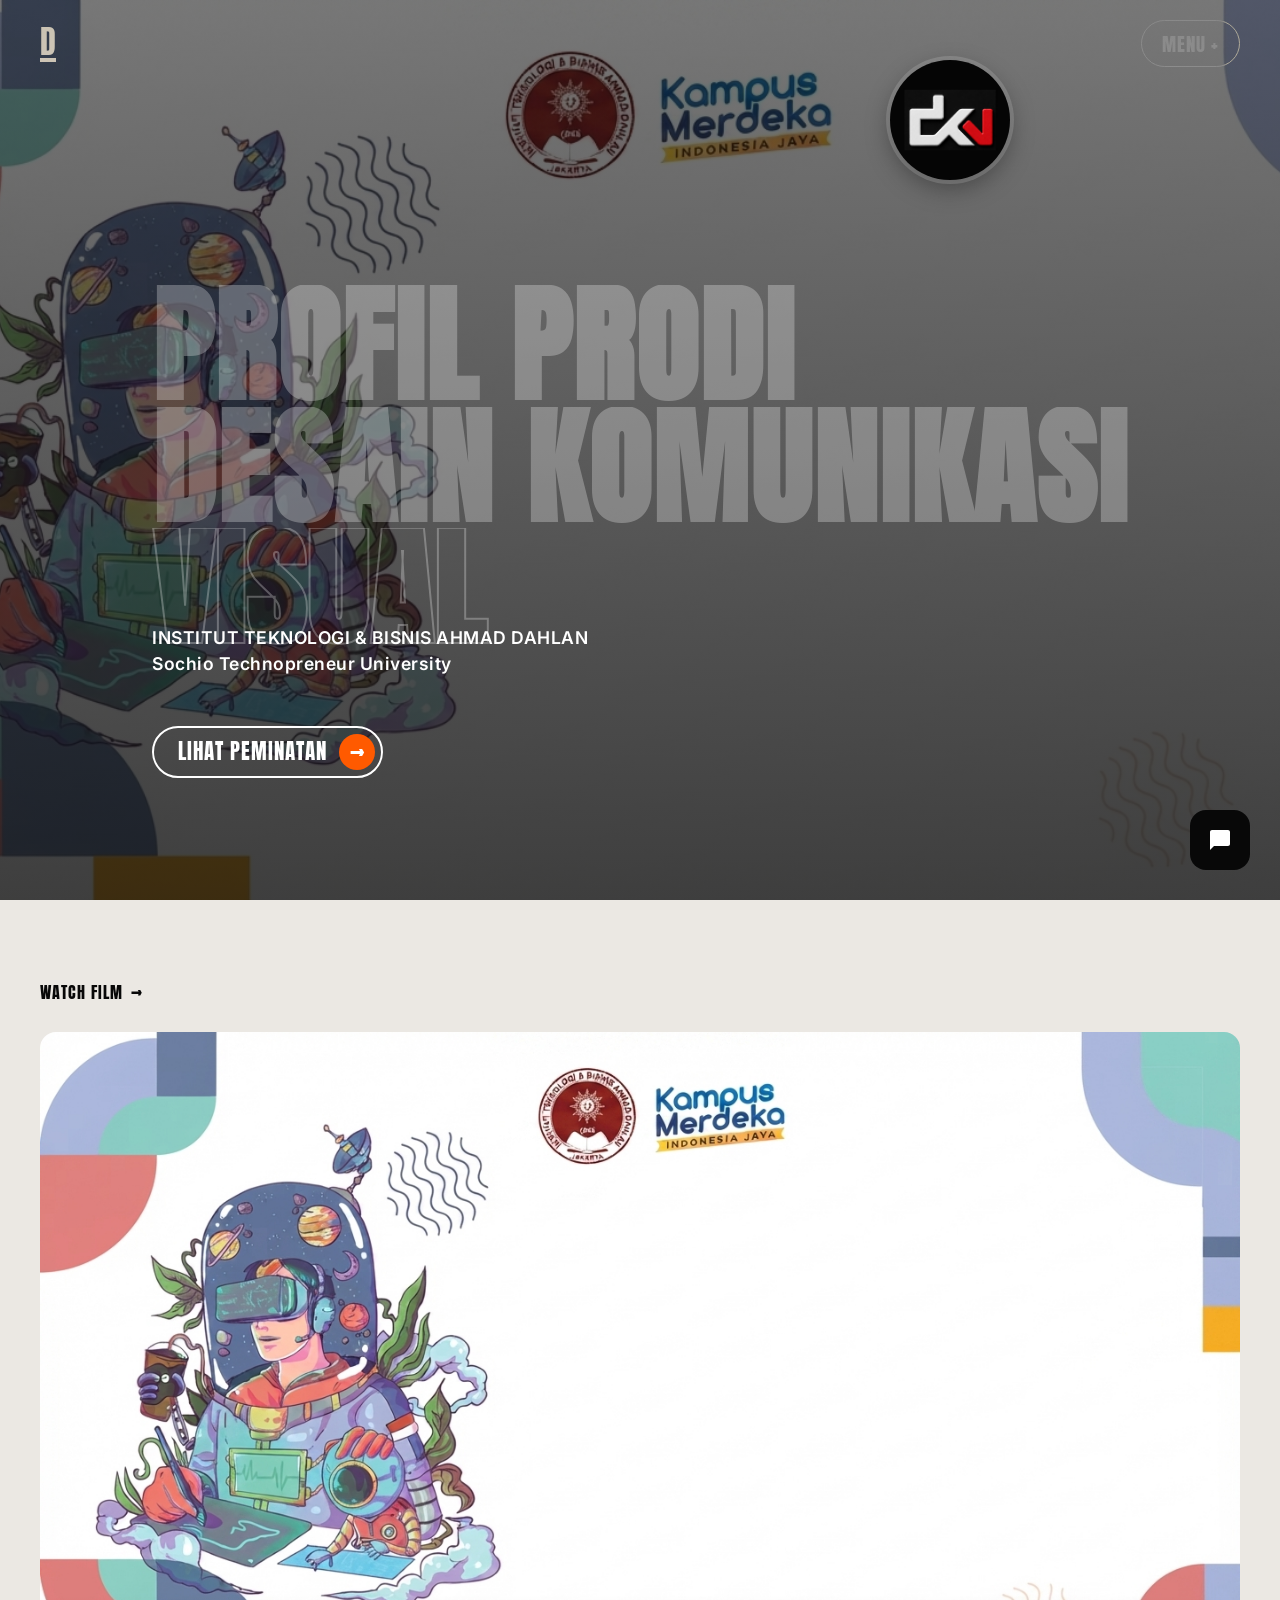
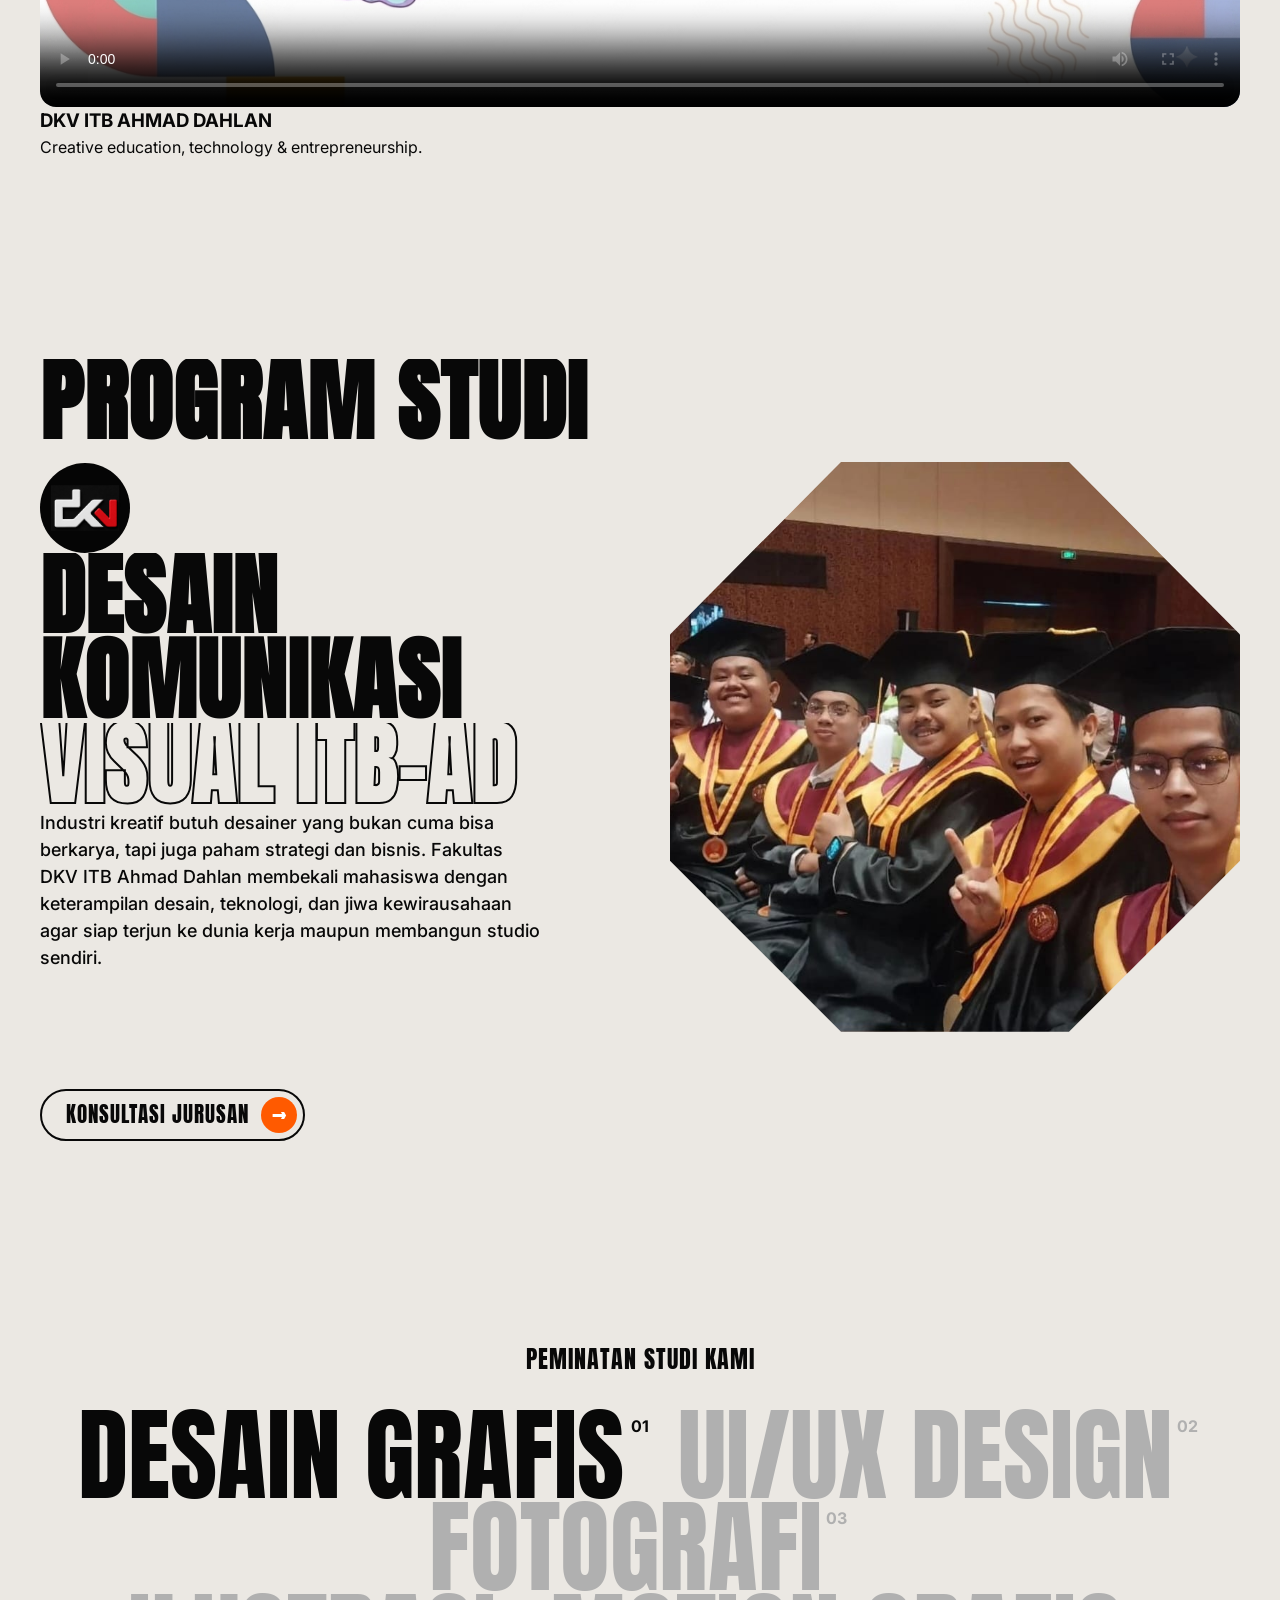
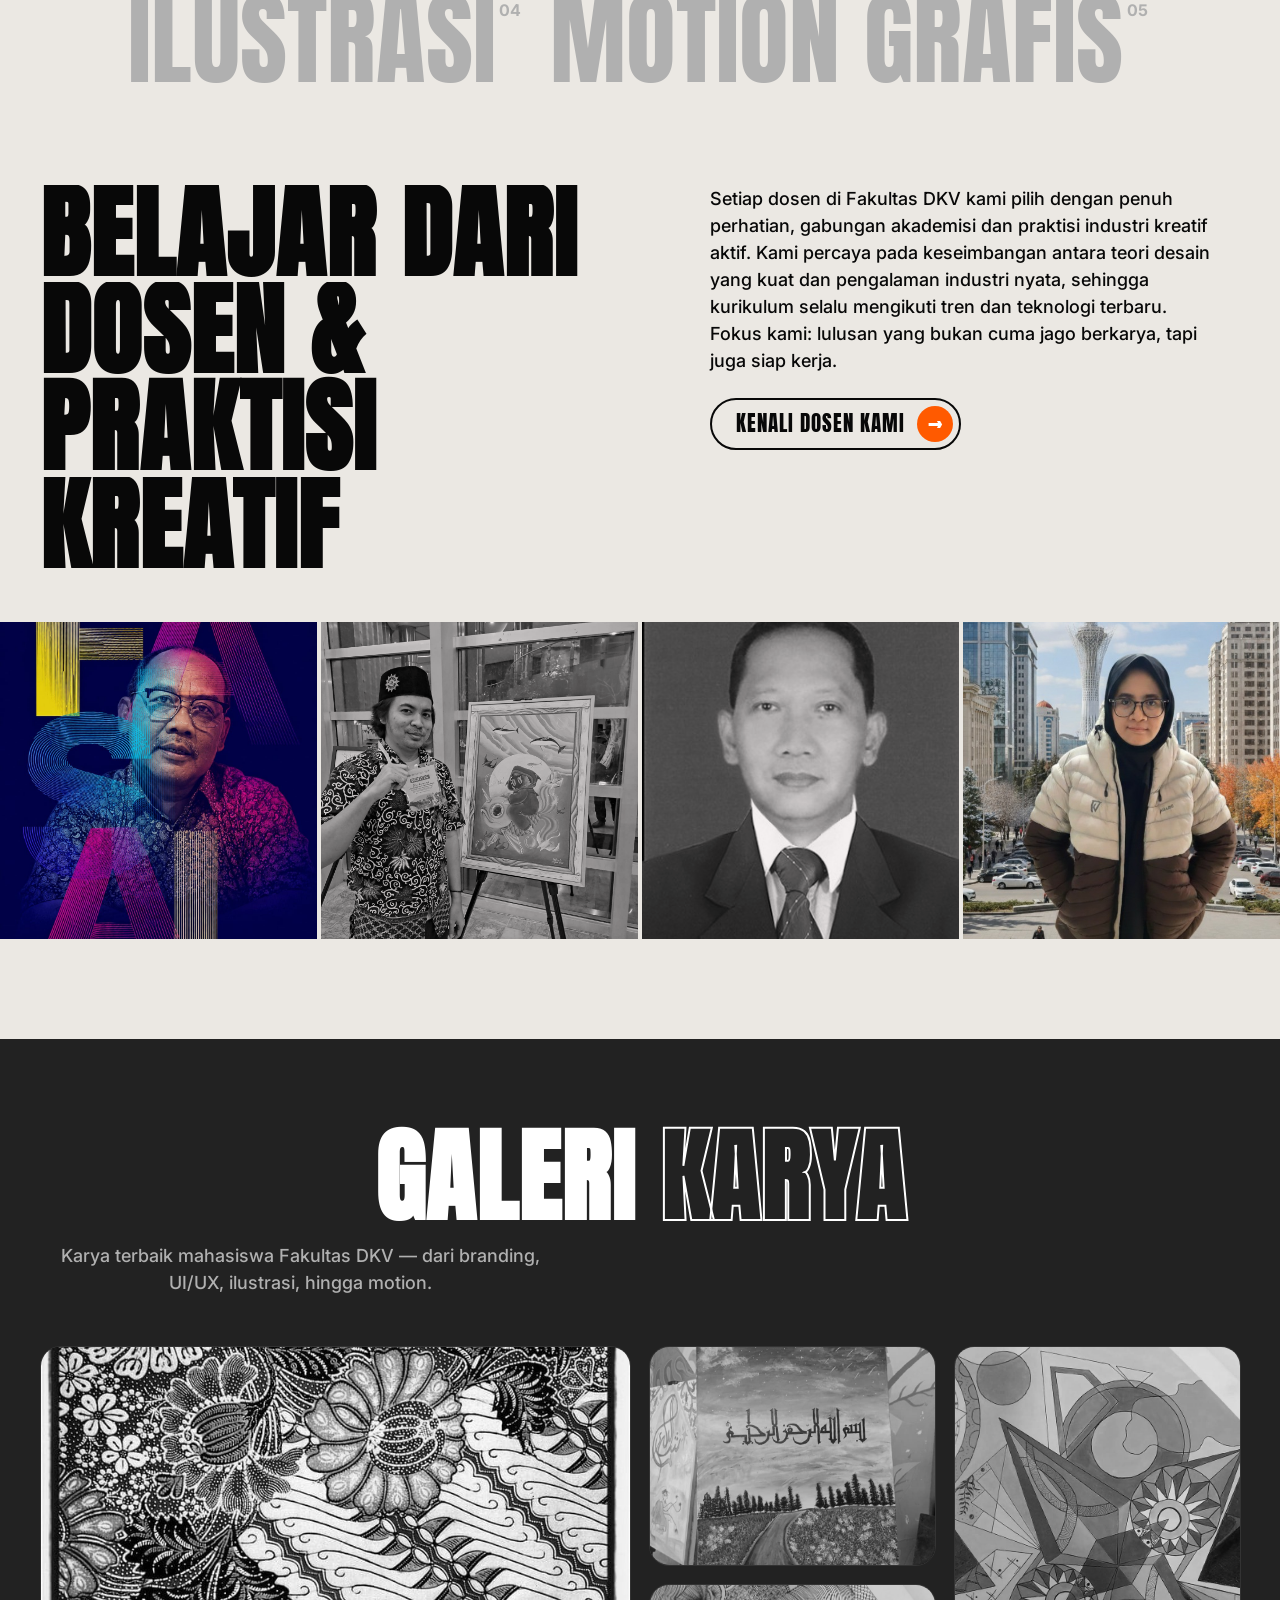
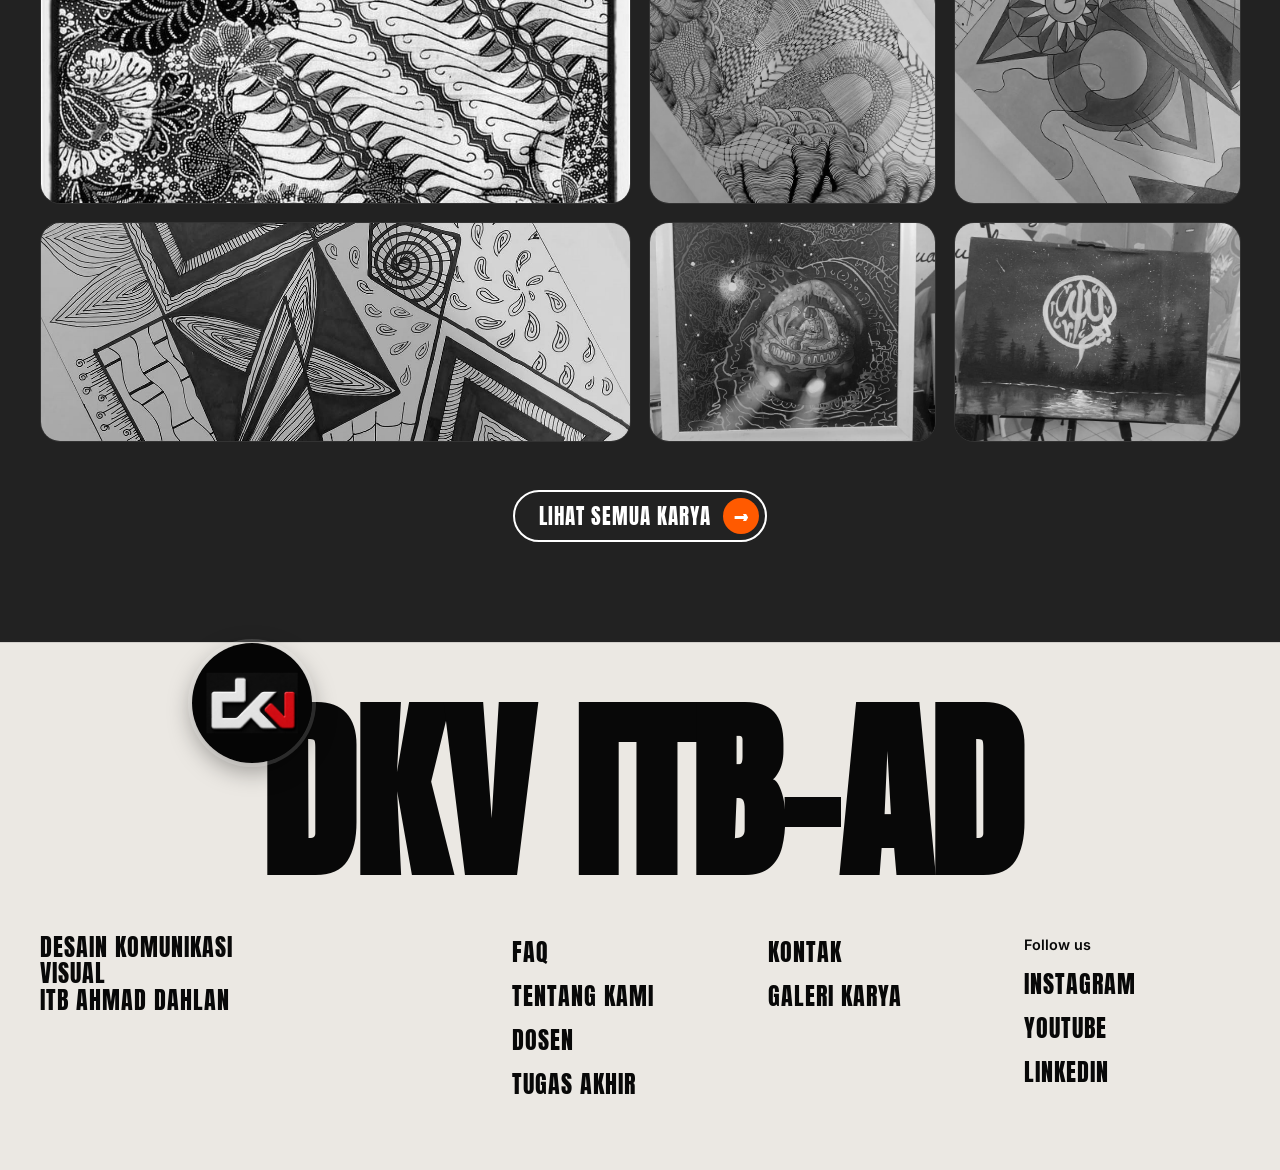
<file: index.html>
<!DOCTYPE html>
<html lang="id">
<head>
  <meta charset="UTF-8">
  <meta name="viewport" content="width=device-width, initial-scale=1.0">
  <title>Fakultas DKV - ITB Ahmad Dahlan</title>
  <link rel="preconnect" href="https://fonts.googleapis.com">
  <link rel="preconnect" href="https://fonts.gstatic.com" crossorigin>
  <link href="https://fonts.googleapis.com/css2?family=Anton&family=Inter:wght@400;500;600;700&display=swap" rel="stylesheet">
  <link rel="stylesheet" href="style.css">
</head>
<body>

  <!-- NAVIGATION -->
  <nav class="nav">
    <div class="logo">
      <a href="index.html" class="r-mark" style="text-decoration:none;color:inherit;">D</a>
    </div>
    <button class="menu-btn">MENU +</button>
  </nav>
  

  <!-- ===================== HERO ===================== -->
<section class="hero dark-bg">
  <div class="container relative">
    <div class="badge-spin">
      <img src="aset/dkv-icon-badge.jpg" alt="Logo DKV ITB Ahmad Dahlan" class="badge-spin-img">
    </div>

    <h1 class="hero-title">
      PROFIL PRODI<br>
      DESAIN KOMUNIKASI<br>
      <span class="outline-text">VISUAL</span>
    </h1>

    <p class="hero-subtitle">
      INSTITUT TEKNOLOGI &amp; BISNIS AHMAD DAHLAN<br>
      Sochio Technopreneur University
    </p>

    <a href="faq.html" class="btn btn-pill btn-orange mt-4">
      <span class="btn-text">LIHAT PEMINATAN</span>
      <span class="btn-icon">→</span>
    </a>
  </div>
</section>

<!-- ===================== 01 / INTRODUCTION + VIDEO HD ===================== -->
<section class="intro-film light-bg">
  <div class="container">

    <div class="intro-film-header">
      <a href="#film" class="intro-film-watch">WATCH FILM <span>→</span></a>
    </div>

   <div class="film-frame" id="film">
  <video
    class="film-video"
    id="filmVideo"
    playsinline
    preload="auto"
    poster="aset/page1.png"
    controls
  >
    <source src="aset/video1.mp4" type="video/mp4">
  </video>

  
</div>

    <div class="intro-film-caption">
      <h3 class="intro-film-title">DKV ITB AHMAD DAHLAN</h3>
      <p class="intro-film-desc">
        Creative education, technology &amp; entrepreneurship.
      </p>
    </div>

  </div>
</section>

  <!-- ABOUT SECTION -->
  <section class="about light-bg">
    <div class="container grid-2">
      <div class="about-content">
        <h2 class="section-title">
          PROGRAM STUDI <span class="badge-inline"></span><br>
          DESAIN KOMUNIKASI<br>
          <span class="outline-text-dark">VISUAL ITB-AD</span>
        </h2>
        <p class="body-text">
          Industri kreatif butuh desainer yang bukan cuma bisa berkarya, tapi juga paham strategi dan bisnis. Fakultas DKV ITB Ahmad Dahlan membekali mahasiswa dengan keterampilan desain, teknologi, dan jiwa kewirausahaan agar siap terjun ke dunia kerja maupun membangun studio sendiri.
        </p>
        <p class="body-text">
          Bingung mau ambil peminatan apa? Konsultasikan gratis dengan tim admisi kami!
        </p>
        <a href="kontak.html" class="btn btn-pill btn-dark mt-2">
          <span class="btn-text">KONSULTASI JURUSAN</span>
          <span class="btn-icon btn-icon-orange">→</span>
        </a>
      </div>
      <div class="about-image">
        <div class="octagon-mask">
          <img src="aset/foto-wisuda-dkv.jpg" alt="Mahasiswa DKV ITB Ahmad Dahlan saat wisuda">
        </div>
      </div>
    </div>
  </section>

  <!-- TRAININGS SECTION -->
  <section class="trainings light-bg">
    <div class="container">
      <div class="eyebrow-center">PEMINATAN STUDI KAMI</div>
      <div class="typographic-cluster">
        <span class="word black">DESAIN GRAFIS<sup>01</sup></span>
        <span class="word grey">UI/UX DESIGN<sup>02</sup></span>
        <span class="word grey">FOTOGRAFI<sup>03</sup></span><br>
        <span class="word grey">ILUSTRASI<sup>04</sup></span>
        <span class="word grey">MOTION GRAFIS<sup>05</sup></span>
      </div>
</div>
  </section>

  <!-- TEAM SECTION -->
  <section class="team light-bg pt-0">
    <div class="container grid-2 align-start mb-4">
      <h2 class="section-title massive">BELAJAR DARI<br>DOSEN & PRAKTISI<br>KREATIF</h2>
      <div class="team-text">
        <p class="body-text">
          Setiap dosen di Fakultas DKV kami pilih dengan penuh perhatian, gabungan akademisi dan praktisi industri kreatif aktif. Kami percaya pada keseimbangan antara teori desain yang kuat dan pengalaman industri nyata, sehingga kurikulum selalu mengikuti tren dan teknologi terbaru. Fokus kami: lulusan yang bukan cuma jago berkarya, tapi juga siap kerja.
        </p>
        <a href="tim.html" class="btn btn-pill btn-dark">
          <span class="btn-text">KENALI DOSEN KAMI</span>
          <span class="btn-icon btn-icon-orange">→</span>
        </a>
      </div>
    </div>
    
    <div class="team-grid">
      <div class="team-member" style="background-color: #00FF00;"><img src="aset/dosen1.jpeg" alt="Dosen DKV 1"></div>
      <div class="team-member" style="background-color: #dfd3d350;"><img src="aset/dosen2.jpeg" style="mix-blend-mode: multiply; filter: grayscale(100%);" alt="Dosen DKV 2"></div>
      <div class="team-member" style="background-color: #dfd3d350;"><img src="aset/dosen3.jpeg" style="mix-blend-mode: multiply; filter: grayscale(100%);" alt="Dosen DKV 3"></div>
      <div class="team-member" style="background-color: #000000;"><img src="aset/dosen4.jpeg" alt="Dosen DKV 4"></div>
    </div>
  </section>

  <!-- GALLERY SECTION -->
  <section class="gallery dark-bg pt-0">
    <div class="container">
      <h2 class="section-title massive text-center">GALERI <span class="outline-text">KARYA</span></h2>
      <p class="body-text text-center mx-auto mt-2" style="color: var(--grey-text); max-width: 520px;">
        Karya terbaik mahasiswa Fakultas DKV — dari branding, UI/UX, ilustrasi, hingga motion.
      </p>

      <div class="gallery-grid">
        <!-- Card 1 - Large -->
        <article class="gallery-card gallery-card--large">
          <img src="aset/galeri1.jpg" alt="Karya Branding">
          <span class="gallery-badge">BATIK</span>
        </article>

        <!-- Card 2 -->
        <article class="gallery-card">
          <img src="aset/galeri9.jpeg" alt="Karya UI/UX">
          <span class="gallery-badge">KALIGRAFI</span>
        </article>

        <!-- Card 3 - Tall -->
        <article class="gallery-card gallery-card--tall">
          <img src="aset/galeri4.jpeg" alt="Karya Ilustrasi">
          <span class="gallery-badge">ABSTRAK GEOMETRIS</span>
        </article>

        <!-- Card 4 -->
        <article class="gallery-card">
          <img src="aset/galeri5.jpeg" alt="Karya Desain Grafis">
          <span class="gallery-badge">ABSTRAK GEOMETRIS</span>
        </article>

        <!-- Card 5 - Wide -->
        <article class="gallery-card gallery-card--wide">
          <img src="aset/galeri6.jpeg" alt="Karya Fotografi">
          <span class="gallery-badge">BATIK</span>
        </article>

        <!-- Card 6 -->
        <article class="gallery-card">
          <img src="aset/galeri7.jpeg" alt="Karya Motion">
          <span class="gallery-badge">SURIALISME</span>
        </article>

        <!-- Card 7 -->
        <article class="gallery-card">
          <img src="aset/galeri8.jpeg" alt="Karya Poster">
          <span class="gallery-badge">KALIGRAFI</span>
        </article>
      </div>

      <div class="text-center mt-4">
        <a href="galeri.html" class="btn btn-pill btn-orange">
          <span class="btn-text">LIHAT SEMUA KARYA</span>
          <span class="btn-icon">→</span>
        </a>
      </div>
    </div>
  </section>

  <!-- FOOTER -->
  <footer class="footer mesh-bg">
    <div class="container relative">
      <div class="badge-spin badge-footer">
        <img src="aset/dkv-icon-badge.jpg" alt="Logo DKV ITB Ahmad Dahlan" class="badge-spin-img">
      </div>
      <h1 class="footer-title">DKV ITB-AD</h1>
      
      <div class="footer-grid mt-4">
        <div>
          <div class="footer-brand">DESAIN KOMUNIKASI<br>VISUAL<br>ITB AHMAD DAHLAN</div>
        </div>
        <div>
          <ul class="footer-links">
            <li><a href="faq.html">FAQ</a></li>
            <li><a href="tentang_kami.html">TENTANG KAMI</a></li>
            <li><a href="tim.html">DOSEN</a></li>
            <li><a href="tugas_akhir.html">TUGAS AKHIR</a></li>
          </ul>
        </div>
        <div>
          <ul class="footer-links">
            <li><a href="kontak.html">KONTAK</a></li>
            <li><a href="galeri.html">GALERI KARYA</a></li>
            
          </ul>
        </div>
        <div>
          <div class="footer-social-label">Follow us</div>
          <ul class="footer-links">
            <li><a href="https://instagram.com" target="_blank" rel="noopener">INSTAGRAM</a></li>
            <li><a href="https://youtube.com" target="_blank" rel="noopener">YOUTUBE</a></li>
            <li><a href="https://linkedin.com" target="_blank" rel="noopener">LINKEDIN</a></li>
          </ul>
        </div>
      </div>
    </div>
  </footer>

  <!-- Floating Chat Button -->
  <div class="chat-btn">
    <svg viewBox="0 0 24 24" width="24" height="24" fill="currentColor"><path d="M20 2H4C2.9 2 2 2.9 2 4V22L6 18H20C21.1 18 22 17.1 22 16V4C22 2.9 21.1 2 20 2Z"/></svg>
  </div>

  <script src="script.js?v=2"></script>
</body>
</html>
</file>
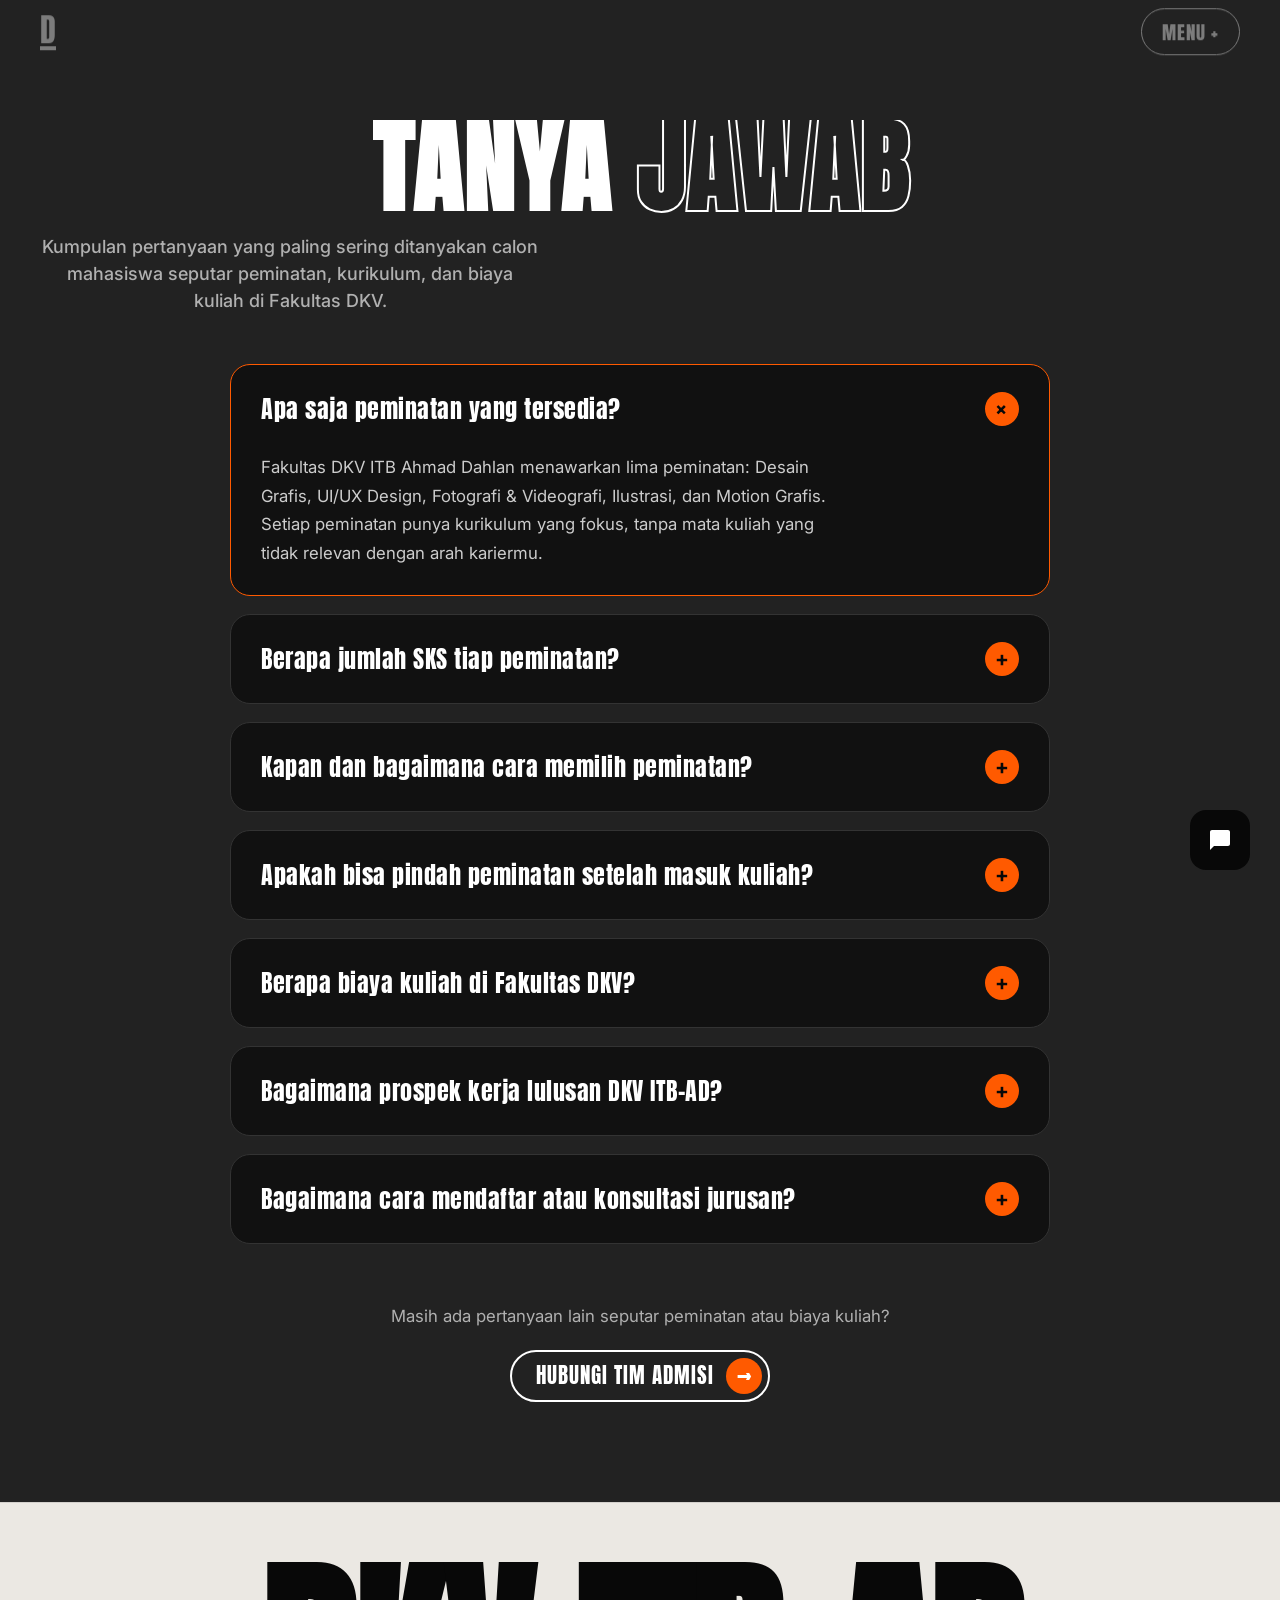
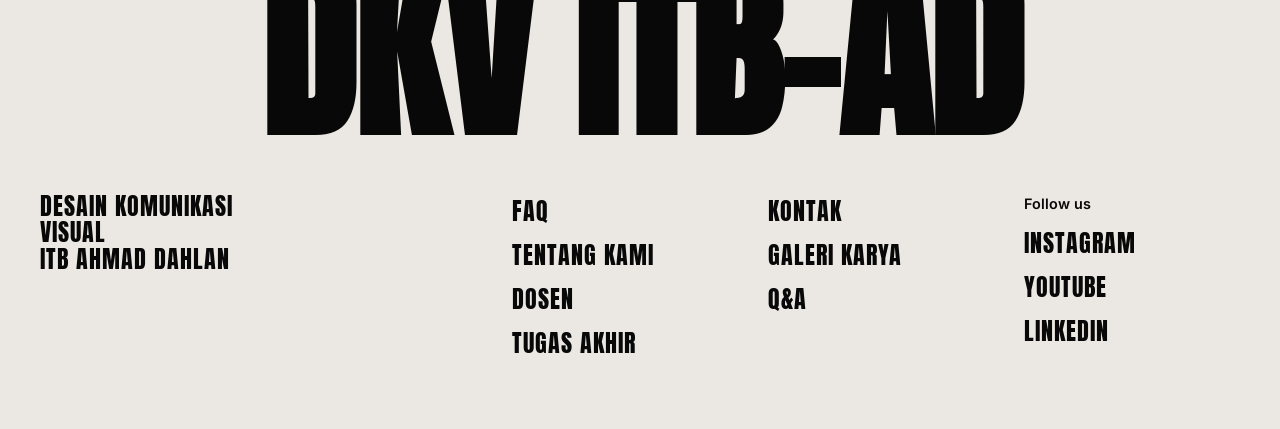
<file: faq.html>
<!DOCTYPE html>
<html lang="id">
<head>
  <meta charset="UTF-8">
  <meta name="viewport" content="width=device-width, initial-scale=1.0">
  <title>Tanya Jawab Peminatan - Fakultas DKV ITB Ahmad Dahlan</title>
  <link rel="preconnect" href="https://fonts.googleapis.com">
  <link rel="preconnect" href="https://fonts.gstatic.com" crossorigin>
  <link href="https://fonts.googleapis.com/css2?family=Anton&family=Inter:wght@400;500;600;700&display=swap" rel="stylesheet">
  <link rel="stylesheet" href="style.css">
  <style>
    .nav { mix-blend-mode: normal; background: var(--black); color: var(--white); padding: 12px 40px;}
    .page-wrapper { padding-top: 120px; padding-bottom: 100px; min-height: 80vh; }
    
    /* Custom UI untuk FAQ Accordion */
    .faq-list { max-width: 820px; margin: 50px auto 0; text-align: left; display: flex; flex-direction: column; gap: 18px; }

    .faq-item {
      background: #111;
      border: 1px solid #333;
      border-radius: 20px;
      overflow: hidden;
      transition: border-color 0.3s ease;
    }
    .faq-item:hover { border-color: var(--orange); }
    .faq-item[open] { border-color: var(--orange); }

    .faq-question {
      list-style: none;
      cursor: pointer;
      display: flex;
      align-items: center;
      justify-content: space-between;
      gap: 20px;
      padding: 26px 30px;
      font-family: var(--font-display);
      font-size: clamp(1.1rem, 2.4vw, 1.5rem);
      letter-spacing: 0.5px;
      color: var(--white);
    }
    .faq-question::-webkit-details-marker { display: none; }

    .faq-icon {
      flex-shrink: 0;
      width: 34px; height: 34px;
      border-radius: 50%;
      background: var(--orange);
      color: var(--black);
      display: flex; align-items: center; justify-content: center;
      font-family: var(--font-body);
      font-weight: 700;
      font-size: 1.3rem;
      line-height: 1;
      transition: transform 0.3s ease;
    }
    .faq-item[open] .faq-icon { transform: rotate(45deg); }

    .faq-answer {
      padding: 0 30px 28px;
      color: #CCC;
      font-size: 1.05rem;
      line-height: 1.7;
      max-width: 640px;
    }
    .faq-answer a { color: var(--orange); font-weight: 600; }

    .faq-cta { text-align: center; margin-top: 60px; }
    .faq-cta p { color: var(--grey-text); margin-bottom: 20px; font-size: 1.05rem; }
  </style>
</head>
<body>

  <!-- NAVIGATION -->
  <nav class="nav">
    <div class="logo">
      <a href="index.html" class="r-mark" style="text-decoration: none; color: inherit;">D</a>
    </div>
    <button class="menu-btn">MENU +</button>
  </nav>

  <div class="page-wrapper dark-bg">
      <div class="container text-center">
        <h2 class="section-title massive">TANYA <span class="outline-text">JAWAB</span></h2>
        <p class="body-text mx-auto mt-2" style="color: var(--grey-text);">Kumpulan pertanyaan yang paling sering ditanyakan calon mahasiswa seputar peminatan, kurikulum, dan biaya kuliah di Fakultas DKV.</p>

        <div class="faq-list">
          <details class="faq-item" open>
            <summary class="faq-question">
              <span>Apa saja peminatan yang tersedia?</span>
              <span class="faq-icon">+</span>
            </summary>
            <div class="faq-answer">
              Fakultas DKV ITB Ahmad Dahlan menawarkan lima peminatan: Desain Grafis, UI/UX Design, Fotografi & Videografi, Ilustrasi, dan Motion Grafis. Setiap peminatan punya kurikulum yang fokus, tanpa mata kuliah yang tidak relevan dengan arah kariermu.
            </div>
          </details>

          <details class="faq-item">
            <summary class="faq-question">
              <span>Berapa jumlah SKS tiap peminatan?</span>
              <span class="faq-icon">+</span>
            </summary>
            <div class="faq-answer">
              Sebagai gambaran, peminatan Desain Grafis menempuh 24 SKS (Branding & Identitas Visual, Layout & Tipografi, Adobe Illustrator & Photoshop, hingga proyek portofolio akhir). Peminatan UI/UX Design menempuh 28 SKS (riset pengguna, wireframing & prototyping, Figma, hingga sertifikasi pendamping). Peminatan Fotografi & Videografi menempuh 26 SKS (teknik kamera & pencahayaan, editing, motion graphic dasar, dan praktik studio produksi).
            </div>
          </details>

          <details class="faq-item">
            <summary class="faq-question">
              <span>Kapan dan bagaimana cara memilih peminatan?</span>
              <span class="faq-icon">+</span>
            </summary>
            <div class="faq-answer">
              Kamu tidak perlu langsung menentukan peminatan sejak hari pertama. Tim admisi kami siap membantu lewat sesi konsultasi gratis untuk menyesuaikan peminatan dengan minat dan tujuan kariermu di industri kreatif.
            </div>
          </details>

          <details class="faq-item">
            <summary class="faq-question">
              <span>Apakah bisa pindah peminatan setelah masuk kuliah?</span>
              <span class="faq-icon">+</span>
            </summary>
            <div class="faq-answer">
              Bisa. Selama masih di tahap awal perkuliahan dan mengikuti ketentuan akademik yang berlaku, mahasiswa dapat mengajukan perpindahan peminatan melalui bagian akademik fakultas.
            </div>
          </details>

          <details class="faq-item">
            <summary class="faq-question">
              <span>Berapa biaya kuliah di Fakultas DKV?</span>
              <span class="faq-icon">+</span>
            </summary>
            <div class="faq-answer">
              Rincian biaya kuliah dapat berbeda setiap periode penerimaan. Untuk informasi biaya terbaru dan simulasi pembayaran, silakan hubungi tim admisi kami melalui halaman <a href="kontak.html">Kontak</a>.
            </div>
          </details>

          <details class="faq-item">
            <summary class="faq-question">
              <span>Bagaimana prospek kerja lulusan DKV ITB-AD?</span>
              <span class="faq-icon">+</span>
            </summary>
            <div class="faq-answer">
              Lulusan kami siap terjun sebagai desainer grafis, UI/UX designer, fotografer/videografer profesional, hingga membuka studio desain sendiri. Kurikulum yang memadukan keterampilan desain dengan wawasan bisnis membekali mahasiswa untuk bersaing di industri kreatif nasional maupun internasional.
            </div>
          </details>

          <details class="faq-item">
            <summary class="faq-question">
              <span>Bagaimana cara mendaftar atau konsultasi jurusan?</span>
              <span class="faq-icon">+</span>
            </summary>
            <div class="faq-answer">
              Kamu bisa mengisi formulir di halaman <a href="kontak.html">Kontak</a>, atau menghubungi kami langsung lewat telepon/WhatsApp dan email yang tercantum di sana. Tim admisi kami aktif Senin–Jumat, 08.00–16.00 WIB.
            </div>
          </details>
        </div>

        <div class="faq-cta">
          <p>Masih ada pertanyaan lain seputar peminatan atau biaya kuliah?</p>
          <a href="kontak.html" class="btn btn-pill btn-orange">
            <span class="btn-text">HUBUNGI TIM ADMISI</span>
            <span class="btn-icon">→</span>
          </a>
        </div>
      </div>
  </div>

  <!-- FOOTER -->
  <footer class="footer mesh-bg">
    <div class="container relative">
      <h1 class="footer-title">DKV ITB-AD</h1>
      <div class="footer-grid mt-4">
        <div><div class="footer-brand">DESAIN KOMUNIKASI<br>VISUAL<br>ITB AHMAD DAHLAN</div></div>
        <div>
          <ul class="footer-links">
            <li><a href="faq.html">FAQ</a></li>
            <li><a href="tentang_kami.html">TENTANG KAMI</a></li>
            <li><a href="tim.html">DOSEN</a></li>
            <li><a href="tugas_akhir.html">TUGAS AKHIR</a></li>
          </ul>
        </div>
        <div>
          <ul class="footer-links">
            <li><a href="kontak.html">KONTAK</a></li>
            <li><a href="galeri.html">GALERI KARYA</a></li>
            <li><a href="paket_layanan.html">Q&amp;A</a></li>
          </ul>
        </div>
        <div>
          <div class="footer-social-label">Follow us</div>
          <ul class="footer-links">
            <li><a href="https://instagram.com" target="_blank" rel="noopener">INSTAGRAM</a></li>
            <li><a href="https://youtube.com" target="_blank" rel="noopener">YOUTUBE</a></li>
            <li><a href="https://linkedin.com" target="_blank" rel="noopener">LINKEDIN</a></li>
          </ul>
        </div>
      </div>
    </div>
  </footer>

  <div class="chat-btn"><svg viewBox="0 0 24 24" width="24" height="24" fill="currentColor"><path d="M20 2H4C2.9 2 2 2.9 2 4V22L6 18H20C21.1 18 22 17.1 22 16V4C22 2.9 21.1 2 20 2Z"/></svg></div>
  <script src="script.js?v=2"></script>
</body>
</html>
</file>
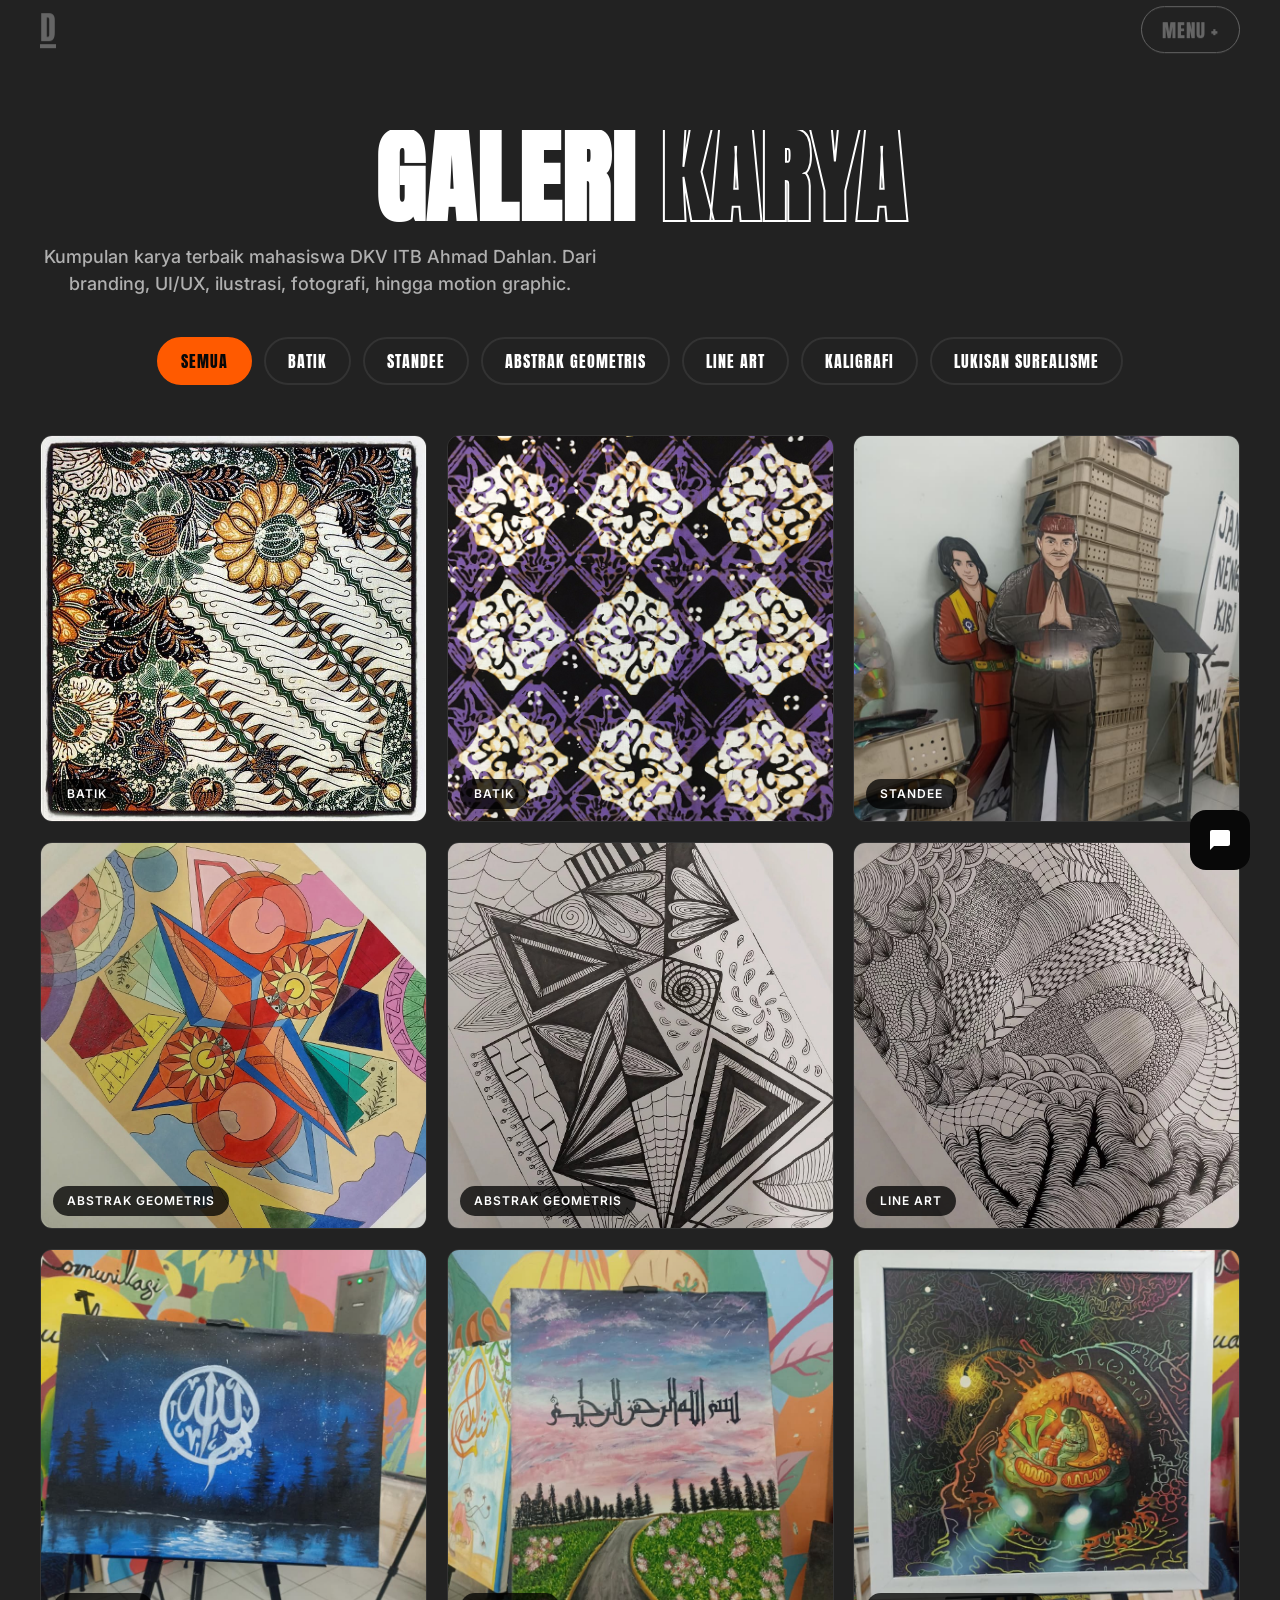
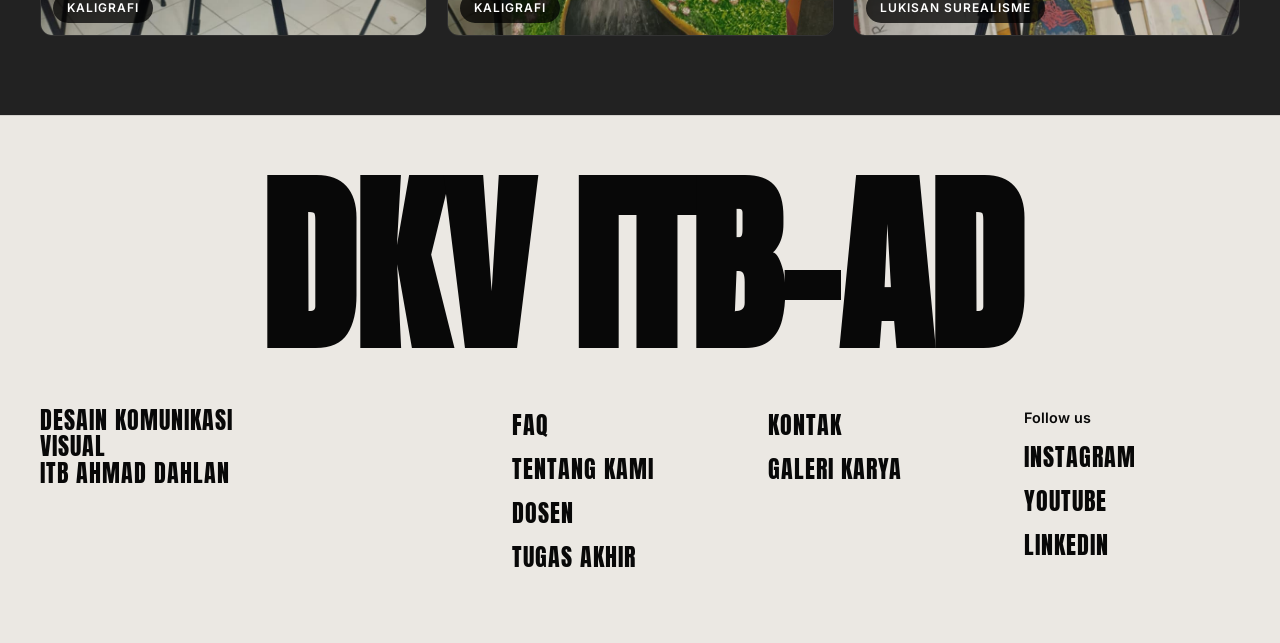
<file: galeri.html>
<!DOCTYPE html>
<html lang="id">
<head>
  <meta charset="UTF-8">
  <meta name="viewport" content="width=device-width, initial-scale=1.0">
  <title>Galeri Karya - Fakultas DKV ITB Ahmad Dahlan</title>
  <link rel="preconnect" href="https://fonts.googleapis.com">
  <link rel="preconnect" href="https://fonts.gstatic.com" crossorigin>
  <link href="https://fonts.googleapis.com/css2?family=Anton&family=Inter:wght@400;500;600;700&display=swap" rel="stylesheet">
  <link rel="stylesheet" href="style.css">
  <style>
    /* NAV bersih */
    .nav {
      mix-blend-mode: normal !important;
      background: var(--black);
      color: var(--white);
      padding: 12px 40px;
      text-shadow: none !important;
      box-shadow: none !important;
      backdrop-filter: none !important;
      -webkit-backdrop-filter: none !important;
    }
    .nav .r-mark,
    .nav .logo a,
    .nav .menu-btn {
      text-shadow: none !important;
      filter: none !important;
      mix-blend-mode: normal !important;
      color: #fff !important;
    }

    .page-wrapper {
      padding-top: 130px;
      padding-bottom: 80px;
      min-height: 80vh;
    }

    /* FILTER */
    .filter-bar {
      display: flex;
      flex-wrap: wrap;
      gap: 12px;
      justify-content: center;
      margin: 40px 0 50px;
    }
    .filter-btn {
      font-family: var(--font-display);
      font-size: 1rem;
      letter-spacing: 1px;
      padding: 10px 22px;
      border-radius: 50px;
      border: 2px solid #333;
      background: transparent;
      color: var(--white);
      cursor: pointer;
      transition: all 0.25s ease;
      text-shadow: none !important;
      box-shadow: none !important;
    }
    .filter-btn:hover,
    .filter-btn.active {
      background: var(--orange);
      border-color: var(--orange);
      color: var(--black);
    }

    /* GRID */
    .gallery-page-grid {
      display: grid;
      grid-template-columns: repeat(3, 1fr);
      gap: 20px;
    }
    .gallery-page-grid .gallery-card {
      aspect-ratio: 1;
      position: relative;
      overflow: hidden;
      border-radius: 12px;
      cursor: pointer;
      box-shadow: none !important;
      filter: none !important;
      text-shadow: none !important;
    }
    .gallery-page-grid .gallery-card img {
      width: 100%;
      height: 100%;
      object-fit: cover;
      display: block;
      transition: transform 0.4s ease;
      filter: none !important;
    }
    .gallery-page-grid .gallery-card:hover img {
      transform: scale(1.06);
    }

    /* BADGE — hitam transparan, teks putih, TANPA shadow */
    .gallery-page-grid .gallery-badge {
      position: absolute !important;
      bottom: 12px !important;
      left: 12px !important;
      top: auto !important;
      background: rgba(0, 0, 0, 0.75) !important;
      color: #fff !important;
      padding: 6px 14px !important;
      border-radius: 30px !important;
      font-family: var(--font-body) !important;
      font-size: 0.75rem !important;
      letter-spacing: 1px !important;
      font-weight: 600 !important;
      z-index: 2;
      pointer-events: none;
      opacity: 1 !important;
      transform: none !important;
      text-shadow: none !important;
      box-shadow: none !important;
      filter: none !important;
      -webkit-filter: none !important;
    }

    /* Matikan glow dari script.js */
    .gallery-page-grid .gallery-card .vw-gallery-glow {
      display: none !important;
    }

    @media (max-width: 900px) {
      .gallery-page-grid { grid-template-columns: repeat(2, 1fr); }
    }
    @media (max-width: 560px) {
      .gallery-page-grid { grid-template-columns: 1fr; }
    }
  </style>
</head>
<body>

  <nav class="nav">
    <div class="logo">
      <a href="index.html" class="r-mark" style="text-decoration:none;color:inherit;">D</a>
    </div>
    <button class="menu-btn">MENU +</button>
  </nav>

  <div class="page-wrapper dark-bg">
    <div class="container">
      <h2 class="section-title massive text-center">GALERI <span class="outline-text">KARYA</span></h2>
      <p class="body-text text-center mx-auto mt-2" style="color: var(--grey-text); max-width: 560px;">
        Kumpulan karya terbaik mahasiswa DKV ITB Ahmad Dahlan. Dari branding, UI/UX, ilustrasi, fotografi, hingga motion graphic.
      </p>

      <div class="filter-bar">
        <button class="filter-btn active" data-filter="all">SEMUA</button>
        <button class="filter-btn" data-filter="batik">BATIK</button>
        <button class="filter-btn" data-filter="standee">STANDEE</button>
        <button class="filter-btn" data-filter="abstrak">ABSTRAK GEOMETRIS</button>
        <button class="filter-btn" data-filter="lineart">LINE ART</button>
        <button class="filter-btn" data-filter="kaligrafi">KALIGRAFI</button>
        <button class="filter-btn" data-filter="surealisme">LUKISAN SUREALISME</button>
      </div>

      <div class="gallery-page-grid">
        <article class="gallery-card" data-cat="batik">
          <img src="aset/galeri1.jpg" alt="Batik">
          <span class="gallery-badge">BATIK</span>
        </article>
        <article class="gallery-card" data-cat="batik">
          <img src="aset/galeri3.jpg" alt="Batik">
          <span class="gallery-badge">BATIK</span>
        </article>
        <article class="gallery-card" data-cat="standee">
          <img src="aset/galeri2.jpeg" alt="Standee">
          <span class="gallery-badge">STANDEE</span>
        </article>
        <article class="gallery-card" data-cat="abstrak">
          <img src="aset/galeri4.jpeg" alt="Abstrak Geometris">
          <span class="gallery-badge">ABSTRAK GEOMETRIS</span>
        </article>
        <article class="gallery-card" data-cat="abstrak">
          <img src="aset/galeri6.jpeg" alt="Abstrak Geometris">
          <span class="gallery-badge">ABSTRAK GEOMETRIS</span>
        </article>
        <article class="gallery-card" data-cat="lineart">
          <img src="aset/galeri5.jpeg" alt="Line Art">
          <span class="gallery-badge">LINE ART</span>
        </article>
        <article class="gallery-card" data-cat="kaligrafi">
          <img src="aset/galeri8.jpeg" alt="Kaligrafi">
          <span class="gallery-badge">KALIGRAFI</span>
        </article>
        <article class="gallery-card" data-cat="kaligrafi">
          <img src="aset/galeri9.jpeg" alt="Kaligrafi">
          <span class="gallery-badge">KALIGRAFI</span>
        </article>
        <article class="gallery-card" data-cat="surealisme">
          <img src="aset/galeri7.jpeg" alt="Lukisan Surealisme">
          <span class="gallery-badge">LUKISAN SUREALISME</span>
        </article>
      </div>
    </div>
  </div>

  <footer class="footer mesh-bg">
    <div class="container relative">
      <h1 class="footer-title">DKV ITB-AD</h1>
      <div class="footer-grid mt-4">
        <div>
          <div class="footer-brand">DESAIN KOMUNIKASI<br>VISUAL<br>ITB AHMAD DAHLAN</div>
        </div>
        <div>
          <ul class="footer-links">
            <li><a href="faq.html">FAQ</a></li>
            <li><a href="tentang_kami.html">TENTANG KAMI</a></li>
            <li><a href="tim.html">DOSEN</a></li>
              <li><a href="tugas_akhir.html">TUGAS AKHIR</a></li>
          </ul>
        </div>
        <div>
          <ul class="footer-links">
            <li><a href="kontak.html">KONTAK</a></li>
            <li><a href="galeri.html">GALERI KARYA</a></li>
          </ul>
        </div>
        <div>
          <div class="footer-social-label">Follow us</div>
          <ul class="footer-links">
            <li><a href="https://instagram.com" target="_blank" rel="noopener">INSTAGRAM</a></li>
            <li><a href="https://youtube.com" target="_blank" rel="noopener">YOUTUBE</a></li>
            <li><a href="https://linkedin.com" target="_blank" rel="noopener">LINKEDIN</a></li>
          </ul>
        </div>
      </div>
    </div>
  </footer>

  <div class="chat-btn">
    <svg viewBox="0 0 24 24" width="24" height="24" fill="currentColor">
      <path d="M20 2H4C2.9 2 2 2.9 2 4V22L6 18H20C21.1 18 22 17.1 22 16V4C22 2.9 21.1 2 20 2Z"/>
    </svg>
  </div>

  <script src="script.js"></script>
  <script>
    document.querySelectorAll('.filter-btn').forEach(btn => {
      btn.addEventListener('click', () => {
        document.querySelectorAll('.filter-btn').forEach(b => b.classList.remove('active'));
        btn.classList.add('active');
        const filter = btn.dataset.filter;
        document.querySelectorAll('.gallery-page-grid .gallery-card').forEach(card => {
          card.style.display = (filter === 'all' || card.dataset.cat === filter) ? '' : 'none';
        });
      });
    });
  </script>
</body>
</html>
</file>
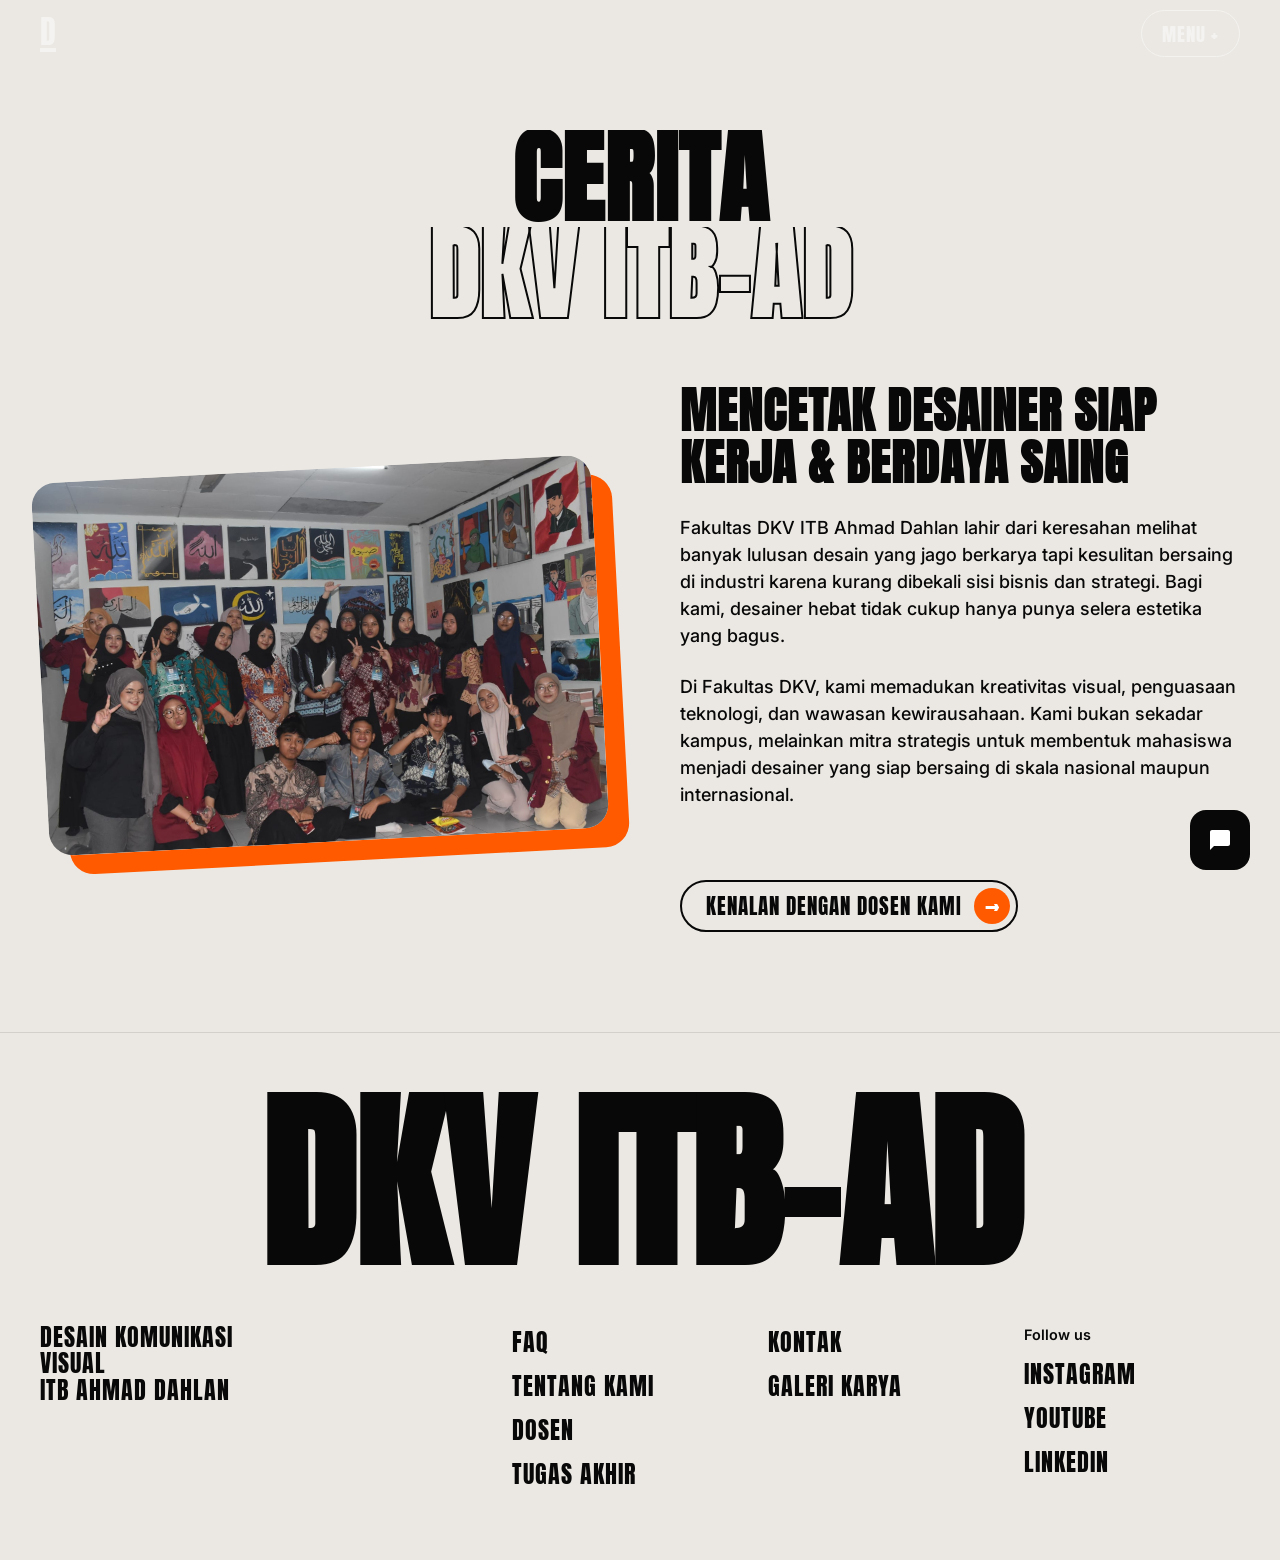
<file: tentang_kami.html>
<!DOCTYPE html>
<html lang="id">
<head>
  <meta charset="UTF-8">
  <meta name="viewport" content="width=device-width, initial-scale=1.0">
  <title>Tentang Kami - Fakultas DKV ITB Ahmad Dahlan</title>
  <link rel="preconnect" href="https://fonts.googleapis.com">
  <link rel="preconnect" href="https://fonts.gstatic.com" crossorigin>
  <link href="https://fonts.googleapis.com/css2?family=Anton&family=Inter:wght@400;500;600;700&display=swap" rel="stylesheet">
  <link rel="stylesheet" href="style.css">
  <style>
    .nav { mix-blend-mode: normal; background: var(--black); color: var(--white); padding: 12px 40px;}
    .page-wrapper { padding-top: 130px; padding-bottom: 100px; min-height: 80vh; overflow: hidden; }
    
    /* Custom UI untuk Editorial About */
    .editorial-grid { display: grid; grid-template-columns: 1fr 1fr; gap: 80px; align-items: center; margin-top: 60px; }
    .editorial-img { width: 100%; border-radius: 24px; transform: rotate(-3deg); box-shadow: 20px 20px 0 var(--orange); transition: transform 0.4s ease; }
    .editorial-img:hover { transform: rotate(0deg); }
    .editorial-title { font-family: var(--font-display); font-size: 3rem; line-height: 1.1; margin-bottom: 24px; letter-spacing: 1px;}
    
    @media (max-width: 992px) {
      .editorial-grid { grid-template-columns: 1fr; gap: 50px; text-align: center; }
      .editorial-img { transform: rotate(0); box-shadow: 10px 10px 0 var(--orange); }
      .editorial-text p { margin-left: auto; margin-right: auto; }
    }
  </style>
</head>
<body>

  <!-- NAVIGATION -->
  <nav class="nav">
    <div class="logo">
      <a href="index.html" class="r-mark" style="text-decoration: none; color: inherit;">D</a>
    </div>
    <button class="menu-btn">MENU +</button>
  </nav>

  <div class="page-wrapper mesh-bg">
      <div class="container">
        <h2 class="section-title massive text-center">CERITA <br><span class="outline-text-dark" style="color:transparent;-webkit-text-stroke: 2px var(--black);">DKV ITB-AD</span></h2>
        
        <div class="editorial-grid">
          <div>
            <img class="editorial-img" src="aset/tentangkami.jpeg  " alt="Kegiatan mahasiswa DKV ITB Ahmad Dahlan">
          </div>
          <div class="editorial-text">
            <h3 class="editorial-title">MENCETAK DESAINER SIAP KERJA & BERDAYA SAING</h3>
            <p class="body-text" style="max-width: 100%;">Fakultas DKV ITB Ahmad Dahlan lahir dari keresahan melihat banyak lulusan desain yang jago berkarya tapi kesulitan bersaing di industri karena kurang dibekali sisi bisnis dan strategi. Bagi kami, desainer hebat tidak cukup hanya punya selera estetika yang bagus.</p>
            <p class="body-text" style="max-width: 100%;">Di Fakultas DKV, kami memadukan kreativitas visual, penguasaan teknologi, dan wawasan kewirausahaan. Kami bukan sekadar kampus, melainkan mitra strategis untuk membentuk mahasiswa menjadi desainer yang siap bersaing di skala nasional maupun internasional.</p>
            <a href="tim.html" class="btn btn-pill btn-dark mt-4">
              <span class="btn-text">KENALAN DENGAN DOSEN KAMI</span>
              <span class="btn-icon btn-icon-orange">→</span>
            </a>
          </div>
        </div>
      </div>
  </div>

   <!-- FOOTER -->
  <footer class="footer mesh-bg">
    <div class="container relative">
      <h1 class="footer-title">DKV ITB-AD</h1>
      <div class="footer-grid mt-4">
        <div><div class="footer-brand">DESAIN KOMUNIKASI<br>VISUAL<br>ITB AHMAD DAHLAN</div></div>
        <div>
          <ul class="footer-links">
            <li><a href="faq.html">FAQ</a></li>
            <li><a href="tentang_kami.html">TENTANG KAMI</a></li>
            <li><a href="tim.html">DOSEN</a></li>
              <li><a href="tugas_akhir.html">TUGAS AKHIR</a></li>
          </ul>
        </div>
        <div>
          <ul class="footer-links">
            <li><a href="kontak.html">KONTAK</a></li>
            <li><a href="galeri.html">GALERI KARYA</a></li>
            
          </ul>
        </div>
        <div>
          <div class="footer-social-label">Follow us</div>
          <ul class="footer-links">
            <li><a href="https://instagram.com" target="_blank" rel="noopener">INSTAGRAM</a></li>
            <li><a href="https://youtube.com" target="_blank" rel="noopener">YOUTUBE</a></li>
            <li><a href="https://linkedin.com" target="_blank" rel="noopener">LINKEDIN</a></li>
          </ul>
        </div>
      </div>
    </div>
  </footer>

  <div class="chat-btn"><svg viewBox="0 0 24 24" width="24" height="24" fill="currentColor"><path d="M20 2H4C2.9 2 2 2.9 2 4V22L6 18H20C21.1 18 22 17.1 22 16V4C22 2.9 21.1 2 20 2Z"/></svg></div>
  <script src="script.js"></script>
</body>
</html>
</file>
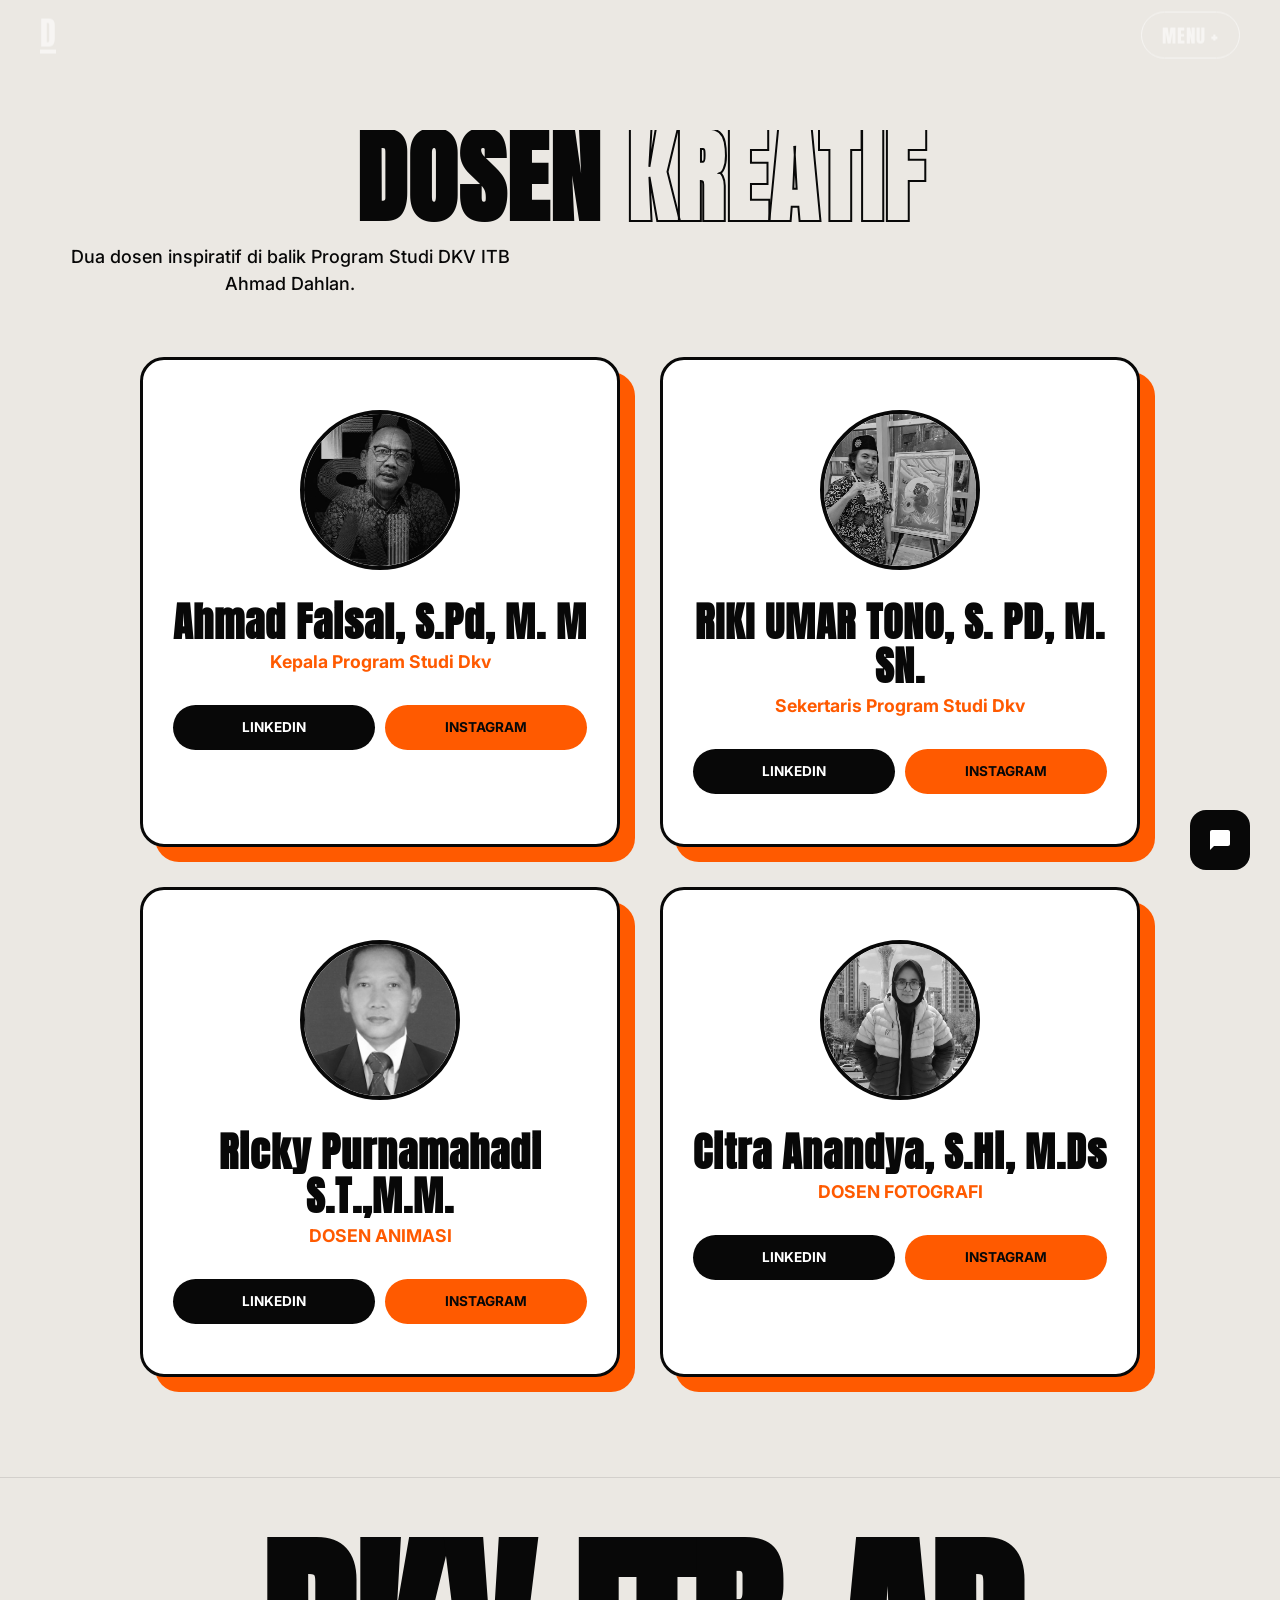
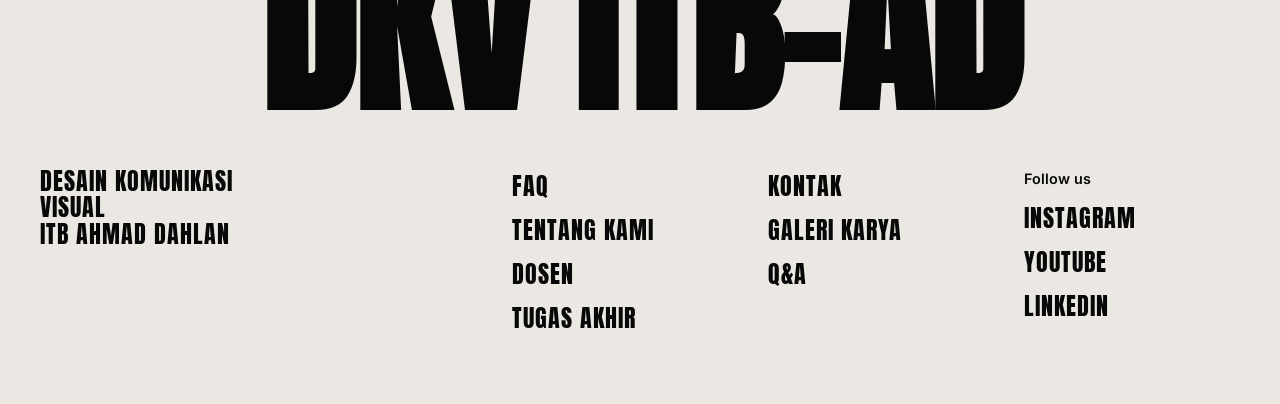
<file: tim.html>
<!DOCTYPE html>
<html lang="id">
<head>
  <meta charset="UTF-8">
  <meta name="viewport" content="width=device-width, initial-scale=1.0">
  <title>Dosen - Fakultas DKV ITB Ahmad Dahlan</title>
  <link rel="preconnect" href="https://fonts.googleapis.com">
  <link rel="preconnect" href="https://fonts.gstatic.com" crossorigin>
  <link href="https://fonts.googleapis.com/css2?family=Anton&family=Inter:wght@400;500;600;700&display=swap" rel="stylesheet">
  <link rel="stylesheet" href="style.css">
  <style>
    .nav { mix-blend-mode: normal; background: var(--black); color: var(--white); padding: 12px 40px;}
    .page-wrapper { padding-top: 130px; padding-bottom: 100px; min-height: 80vh; }
    
    .team-grid { 
  display: grid; 
  grid-template-columns: 1fr 1fr; 
  gap: 40px; 
  margin-top: 60px; 
  max-width: 1000px; 
  margin-left: auto;
  margin-right: auto;
}
    
    .team-card { 
      background: var(--white); 
      border: 3px solid var(--black); 
      border-radius: 24px; 
      padding: 50px 30px; 
      text-align: center; 
      box-shadow: 15px 15px 0 var(--orange); 
      transition: transform 0.3s ease, box-shadow 0.3s ease; 
    }
    
    .team-card:hover { 
      transform: translate(-5px, -5px); 
      box-shadow: 20px 20px 0 var(--black); 
    }
    
    .team-img { 
      width: 160px; 
      height: 160px; 
      border-radius: 50%; 
      object-fit: cover; 
      margin: 0 auto 24px; 
      border: 4px solid var(--black); 
      filter: grayscale(100%); 
      transition: filter 0.3s ease, transform 0.3s ease; 
    }
    
    .team-card:hover .team-img { 
      filter: grayscale(0%);
      transform: scale(1.05);
    }
    
    .team-name { 
      font-family: var(--font-display); 
      font-size: 2.5rem; 
      line-height: 1.1; 
      margin-bottom: 5px; 
      letter-spacing: 1px;
    }
    
    .team-role { 
      font-family: var(--font-body); 
      font-weight: 700; 
      color: var(--orange); 
      font-size: 1.1rem; 
      margin-bottom: 30px; 
      display: block; 
    }
    
    .social-links { 
      display: flex; 
      gap: 10px; 
      justify-content: center; 
    }
    
    .btn-custom {
      display: inline-flex;
      align-items: center;
      justify-content: center;
      padding: 12px 18px;
      border-radius: 50px;
      font-family: var(--font-body);
      font-weight: 700;
      font-size: 0.85rem;
      text-decoration: none;
      flex: 1;
      transition: opacity 0.2s ease, transform 0.2s ease;
    }
    .btn-custom:hover {
      opacity: 0.9;
      transform: translateY(-2px);
    }
    .btn-dark-custom {
      background: var(--black);
      color: var(--white);
    }
    .btn-orange-custom {
      background: var(--orange);
      color: var(--black);
    }

   @media (max-width: 768px) {
  .team-grid { grid-template-columns: 1fr; gap: 40px; }
  .team-card { padding: 40px 20px; box-shadow: 10px 10px 0 var(--orange); }
  .team-card:hover { box-shadow: 15px 15px 0 var(--black); }
}
  </style>
</head>
<body>

  <!-- NAVIGATION -->
  <nav class="nav">
    <div class="logo">
      <a href="index.html" class="r-mark" style="text-decoration: none; color: inherit;">D</a>
    </div>
    <button class="menu-btn">MENU +</button>
  </nav>

  <div class="page-wrapper mesh-bg">
      <div class="container">
        <h2 class="section-title massive text-center">DOSEN <span class="outline-text-dark" style="color:transparent;-webkit-text-stroke: 2px var(--black);">KREATIF</span></h2>
        <p class="body-text text-center mx-auto mt-2">Dua dosen inspiratif di balik Program Studi DKV ITB Ahmad Dahlan.</p>
        
       <div class="team-grid">
  <!-- Dosen 1 -->
  <div class="team-card">
    <img class="team-img" src="aset/dosen1.jpeg" alt="Foto Dosen Desain Grafis">
    <h3 class="team-name">Ahmad Faisal, S.Pd, M. M</h3>
    <span class="team-role">Kepala Program Studi Dkv</span>
    <div class="social-links">
      <a href="#" target="_blank" class="btn-custom btn-dark-custom">LINKEDIN</a>
      <a href="#" target="_blank" class="btn-custom btn-orange-custom">INSTAGRAM</a>
    </div>
  </div>

  <!-- Dosen 2 -->
  <div class="team-card">
    <img class="team-img" src="aset/dosen2.jpeg" alt="Foto Dosen UI/UX & Multimedia">
    <h3 class="team-name">RIKI UMAR TONO, S. PD, M. SN.</h3>
    <span class="team-role">Sekertaris Program Studi Dkv</span>
    <div class="social-links">
      <a href="#" target="_blank" class="btn-custom btn-dark-custom">LINKEDIN</a>
      <a href="#" target="_blank" class="btn-custom btn-orange-custom">INSTAGRAM</a>
    </div>
  </div>

  <!-- Dosen 3 -->
  <div class="team-card">
    <img class="team-img" src="aset/dosen3.jpeg" alt="Foto Dosen Animasi">
    <h3 class="team-name">Ricky Purnamahadi S.T.,M.M.</h3>
    <span class="team-role">DOSEN ANIMASI</span>
    <div class="social-links">
      <a href="#" target="_blank" class="btn-custom btn-dark-custom">LINKEDIN</a>
      <a href="#" target="_blank" class="btn-custom btn-orange-custom">INSTAGRAM</a>
    </div>
  </div>

  <!-- Dosen 4 -->
  <div class="team-card">
    <img class="team-img" src="aset/dosen4.jpeg" alt="Foto Dosen Fotografi">
    <h3 class="team-name">Citra Anandya, S.Hi, M.Ds</h3>
    <span class="team-role">DOSEN FOTOGRAFI</span>
    <div class="social-links">
      <a href="#" target="_blank" class="btn-custom btn-dark-custom">LINKEDIN</a>
      <a href="#" target="_blank" class="btn-custom btn-orange-custom">INSTAGRAM</a>
    </div>
  </div>
</div>
      </div>
  </div>

  <!-- FOOTER -->
  <footer class="footer mesh-bg">
    <div class="container relative">
      <h1 class="footer-title">DKV ITB-AD</h1>
      <div class="footer-grid mt-4">
        <div><div class="footer-brand">DESAIN KOMUNIKASI<br>VISUAL<br>ITB AHMAD DAHLAN</div></div>
        <div>
          <ul class="footer-links">
            <li><a href="faq.html">FAQ</a></li>
            <li><a href="tentang_kami.html">TENTANG KAMI</a></li>
            <li><a href="tim.html">DOSEN</a></li>
            <li><a href="tugas_akhir.html">TUGAS AKHIR</a></li>
          </ul>
        </div>
        <div>
          <ul class="footer-links">
            <li><a href="kontak.html">KONTAK</a></li>
            <li><a href="galeri.html">GALERI KARYA</a></li>
            <li><a href="paket_layanan.html">Q&amp;A</a></li>
          </ul>
        </div>
        <div>
          <div class="footer-social-label">Follow us</div>
          <ul class="footer-links">
            <li><a href="https://instagram.com" target="_blank" rel="noopener">INSTAGRAM</a></li>
            <li><a href="https://youtube.com" target="_blank" rel="noopener">YOUTUBE</a></li>
            <li><a href="https://linkedin.com" target="_blank" rel="noopener">LINKEDIN</a></li>
          </ul>
        </div>
      </div>
    </div>
  </footer>

  <div class="chat-btn"><svg viewBox="0 0 24 24" width="24" height="24" fill="currentColor"><path d="M20 2H4C2.9 2 2 2.9 2 4V22L6 18H20C21.1 18 22 17.1 22 16V4C22 2.9 21.1 2 20 2Z"/></svg></div>
  <script src="script.js?v=2"></script>
</body>
</html>
</file>
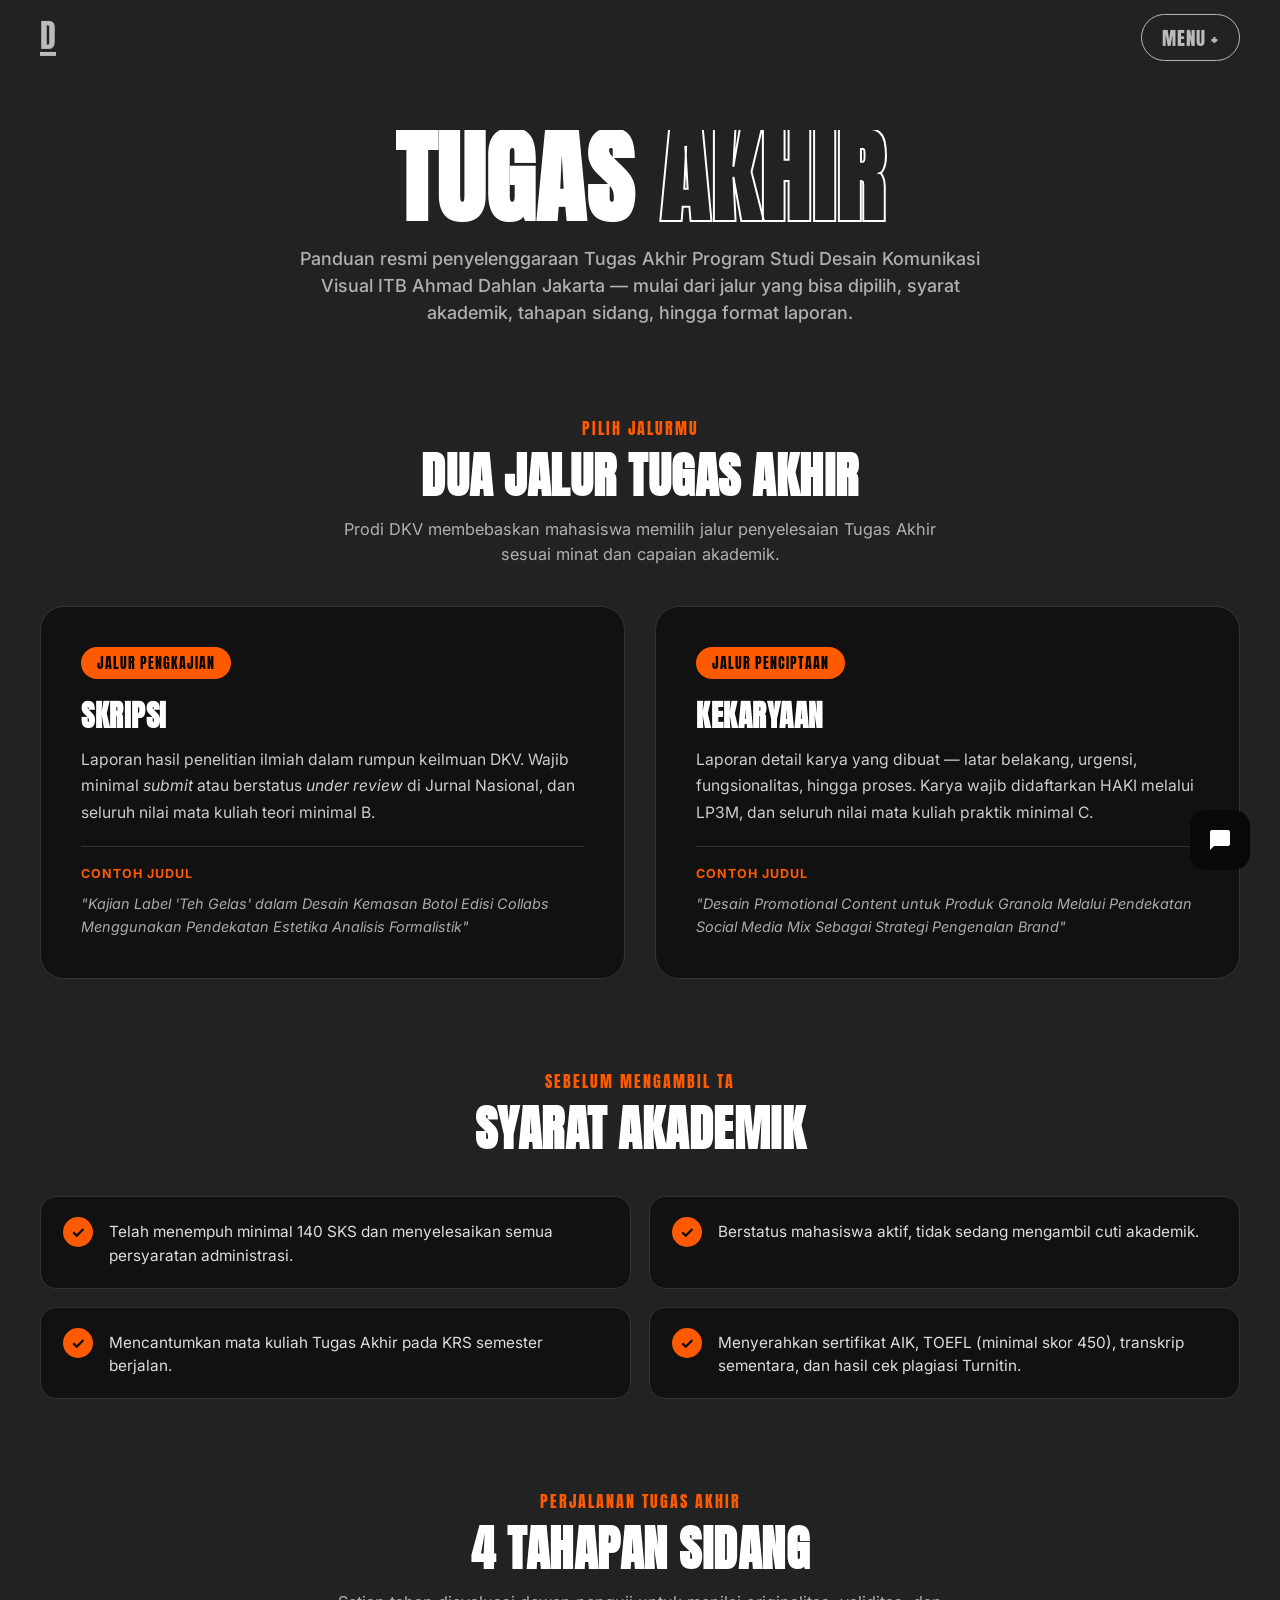
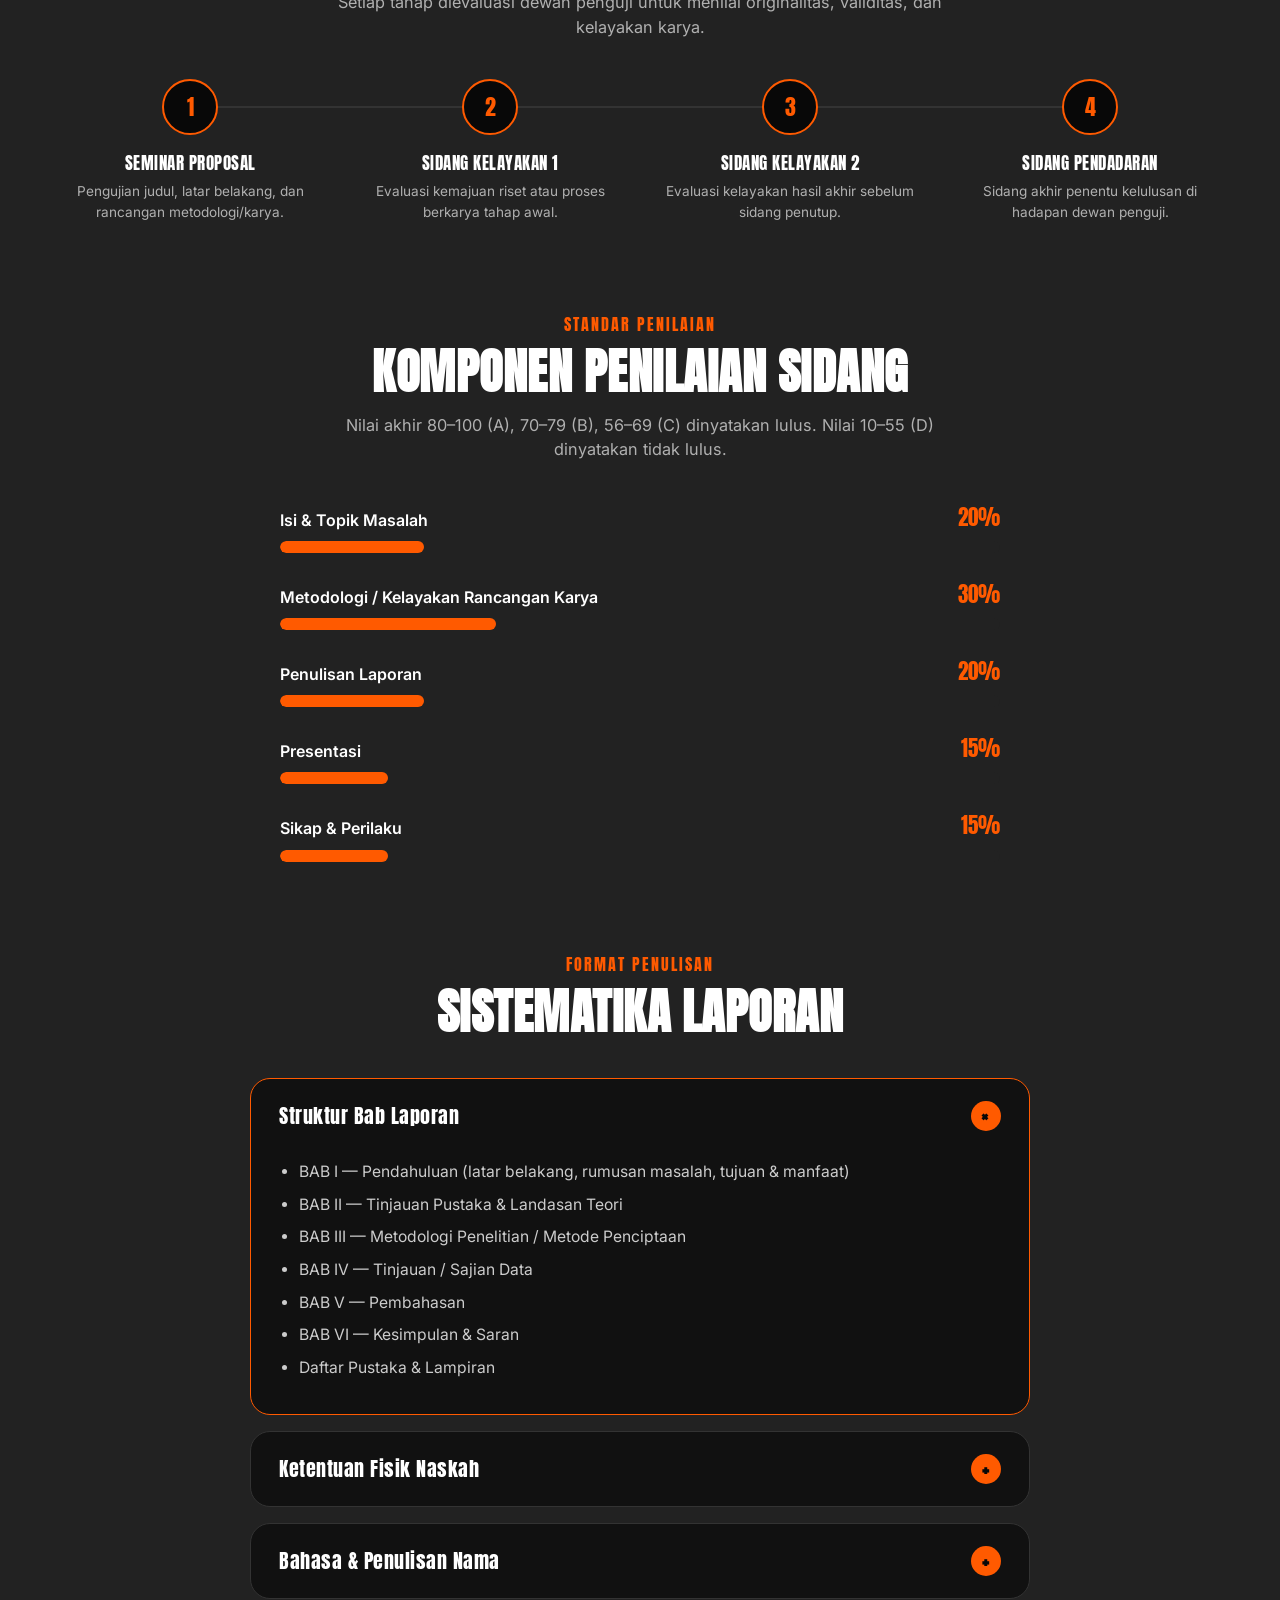
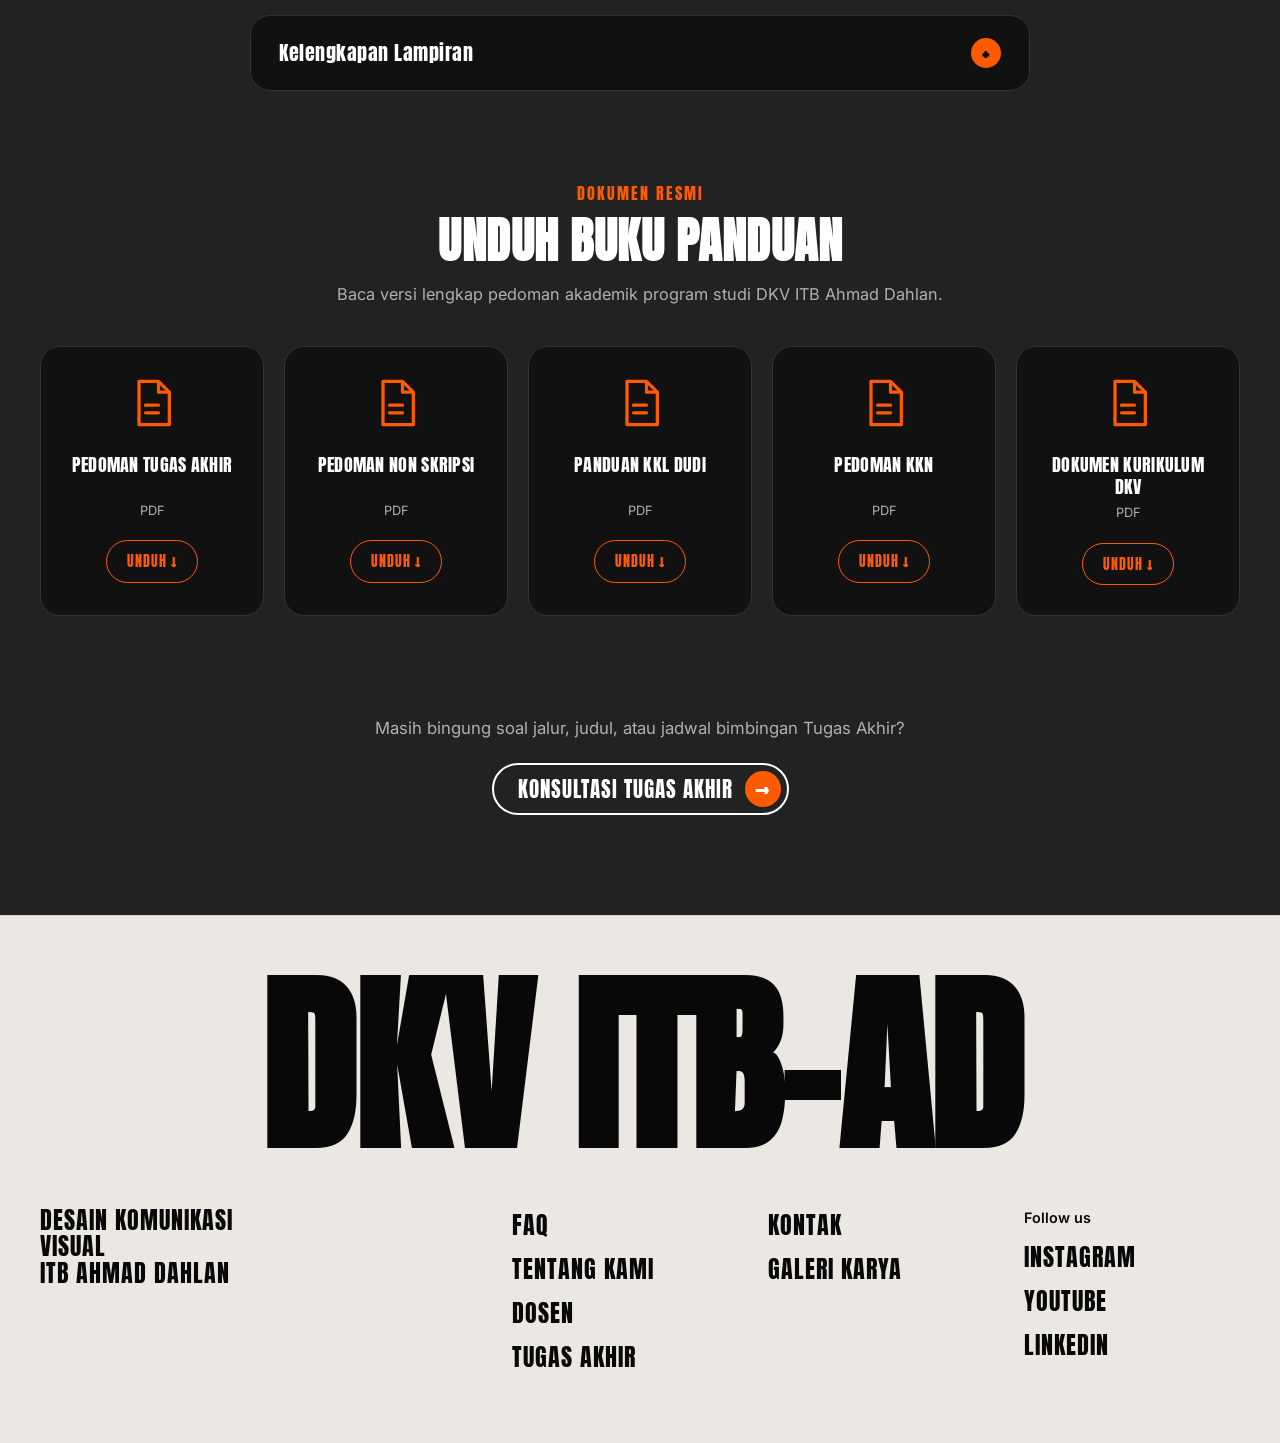
<file: tugas_akhir.html>
<!DOCTYPE html>
<html lang="id">
<head>
  <meta charset="UTF-8">
  <meta name="viewport" content="width=device-width, initial-scale=1.0">
  <title>Tugas Akhir - Fakultas DKV ITB Ahmad Dahlan</title>
  <link rel="preconnect" href="https://fonts.googleapis.com">
  <link rel="preconnect" href="https://fonts.gstatic.com" crossorigin>
  <link href="https://fonts.googleapis.com/css2?family=Anton&family=Inter:wght@400;500;600;700&display=swap" rel="stylesheet">
  <link rel="stylesheet" href="style.css">
  <style>
    .nav { mix-blend-mode: normal; background: var(--black); color: var(--white); padding: 12px 40px;}
    .page-wrapper { padding-top: 130px; padding-bottom: 100px; }

    /* ---- Intro ---- */
    .ta-lead { max-width: 720px; margin: 18px auto 0; color: var(--grey-text); }

    /* ---- Section headers ---- */
    .ta-section { margin-top: 90px; }
    .ta-section-head { text-align: center; max-width: 640px; margin: 0 auto 40px; }
    .ta-eyebrow { font-family: var(--font-display); color: var(--orange); letter-spacing: 2px; font-size: 1rem; margin-bottom: 10px; }
    .ta-section-title { font-family: var(--font-display); font-size: clamp(2rem, 4.5vw, 3rem); color: var(--white); letter-spacing: 0.5px; line-height: 1.1; }
    .ta-section-desc { color: var(--grey-text); margin-top: 14px; font-size: 1.02rem; }

    /* ---- Jalur TA cards ---- */
    .path-grid { display: grid; grid-template-columns: 1fr 1fr; gap: 30px; }
    .path-card { background: #111; border: 1px solid #333; border-radius: 24px; padding: 40px; transition: border-color 0.3s ease, transform 0.3s ease; }
    .path-card:hover { border-color: var(--orange); transform: translateY(-4px); }
    .path-tag { display: inline-block; background: var(--orange); color: var(--black); font-family: var(--font-display); font-size: 0.85rem; letter-spacing: 1px; padding: 6px 16px; border-radius: 50px; margin-bottom: 20px; }
    .path-title { font-family: var(--font-display); font-size: 1.8rem; color: var(--white); letter-spacing: 0.5px; margin-bottom: 14px; line-height: 1.15; }
    .path-desc { color: #CCC; font-size: 0.98rem; line-height: 1.7; margin-bottom: 20px; }
    .path-example { border-top: 1px solid #333; padding-top: 18px; }
    .path-example-label { font-family: var(--font-body); font-weight: 700; font-size: 0.78rem; letter-spacing: 1px; color: var(--orange); display: block; margin-bottom: 8px; }
    .path-example-text { font-size: 0.9rem; color: #AAA; font-style: italic; line-height: 1.6; }

    /* ---- Persyaratan checklist ---- */
    .req-grid { display: grid; grid-template-columns: repeat(2, 1fr); gap: 18px; }
    .req-item { display: flex; gap: 16px; align-items: flex-start; background: #111; border: 1px solid #333; border-radius: 16px; padding: 20px 22px; }
    .req-check { flex-shrink: 0; width: 30px; height: 30px; border-radius: 50%; background: var(--orange); color: var(--black); display: flex; align-items: center; justify-content: center; font-weight: 700; font-size: 1rem; }
    .req-text { color: #DDD; font-size: 0.96rem; line-height: 1.55; padding-top: 3px; }

    /* ---- Stepper Tahapan Sidang ---- */
    .stepper { display: grid; grid-template-columns: repeat(4, 1fr); gap: 0; position: relative; margin-top: 20px; }
    .stepper::before { content: ""; position: absolute; top: 27px; left: 12.5%; right: 12.5%; height: 2px; background: #333; z-index: 0; }
    .step { position: relative; z-index: 1; text-align: center; padding: 0 14px; }
    .step-num { width: 56px; height: 56px; border-radius: 50%; background: var(--black); border: 2px solid var(--orange); color: var(--orange); font-family: var(--font-display); font-size: 1.4rem; display: flex; align-items: center; justify-content: center; margin: 0 auto 18px; }
    .step-title { font-family: var(--font-display); font-size: 1.05rem; color: var(--white); letter-spacing: 0.5px; margin-bottom: 8px; line-height: 1.2; }
    .step-desc { color: var(--grey-text); font-size: 0.85rem; line-height: 1.5; }

    /* ---- Komponen Penilaian ---- */
    .score-list { max-width: 720px; margin: 0 auto; }
    .score-row { margin-bottom: 26px; }
    .score-top { display: flex; justify-content: space-between; align-items: baseline; margin-bottom: 8px; }
    .score-label { font-family: var(--font-body); font-weight: 600; color: var(--white); font-size: 1rem; }
    .score-pct { font-family: var(--font-display); color: var(--orange); font-size: 1.3rem; }
    .score-track { background: #222; border-radius: 50px; height: 12px; overflow: hidden; }
    .score-fill { background: var(--orange); height: 100%; border-radius: 50px; }

    /* ---- Sistematika Accordion (reuses FAQ pattern) ---- */
    .faq-list { max-width: 780px; margin: 0 auto; text-align: left; display: flex; flex-direction: column; gap: 16px; }
    .faq-item { background: #111; border: 1px solid #333; border-radius: 20px; overflow: hidden; transition: border-color 0.3s ease; }
    .faq-item:hover { border-color: var(--orange); }
    .faq-item[open] { border-color: var(--orange); }
    .faq-question { list-style: none; cursor: pointer; display: flex; align-items: center; justify-content: space-between; gap: 20px; padding: 22px 28px; font-family: var(--font-display); font-size: clamp(1rem, 2vw, 1.25rem); letter-spacing: 0.5px; color: var(--white); }
    .faq-question::-webkit-details-marker { display: none; }
    .faq-icon { flex-shrink: 0; width: 30px; height: 30px; border-radius: 50%; background: var(--orange); color: var(--black); display: flex; align-items: center; justify-content: center; font-weight: 700; font-size: 1.2rem; line-height: 1; transition: transform 0.3s ease; }
    .faq-item[open] .faq-icon { transform: rotate(45deg); }
    .faq-answer { padding: 0 28px 26px; color: #CCC; font-size: 0.98rem; line-height: 1.7; }
    .faq-answer ul { padding-left: 20px; margin-top: 6px; }
    .faq-answer li { margin-bottom: 6px; }

    /* ---- Unduh Dokumen ---- */
    .doc-grid { display: grid; grid-template-columns: repeat(auto-fit, minmax(200px, 1fr)); gap: 20px; }
    .doc-card { background: #111; border: 1px solid #333; border-radius: 20px; padding: 30px 24px; text-align: center; transition: border-color 0.3s ease, transform 0.3s ease; }
    .doc-card:hover { border-color: var(--orange); transform: translateY(-4px); }
    .doc-icon { width: 52px; height: 52px; margin: 0 auto 18px; }
    .doc-title { font-family: var(--font-display); font-size: 1.15rem; color: var(--white); letter-spacing: 0.3px; line-height: 1.2; margin-bottom: 6px; min-height: 42px; }
    .doc-meta { color: var(--grey-text); font-size: 0.8rem; margin-bottom: 20px; }
    .doc-btn { display: inline-flex; align-items: center; gap: 8px; padding: 10px 20px; border-radius: 50px; background: transparent; border: 1.5px solid var(--orange); color: var(--orange); font-family: var(--font-display); font-size: 0.85rem; letter-spacing: 1px; transition: all 0.25s ease; cursor: pointer; }
    .doc-btn:hover { background: var(--orange); color: var(--black); }

    /* ---- CTA ---- */
    .ta-cta { text-align: center; margin-top: 100px; }
    .ta-cta p { color: var(--grey-text); margin-bottom: 22px; font-size: 1.05rem; }

    @media (max-width: 992px) {
      .path-grid { grid-template-columns: 1fr; }
      .req-grid { grid-template-columns: 1fr; }
      .doc-grid { grid-template-columns: 1fr 1fr; }
      .stepper { grid-template-columns: 1fr 1fr; row-gap: 40px; }
      .stepper::before { display: none; }
    }
    @media (max-width: 600px) {
      .doc-grid { grid-template-columns: 1fr; }
      .stepper { grid-template-columns: 1fr; }
    }
  </style>
</head>
<body>

  <!-- NAVIGATION -->
  <nav class="nav">
    <div class="logo">
      <a href="index.html" class="r-mark" style="text-decoration: none; color: inherit;">D</a>
    </div>
    <button class="menu-btn">MENU +</button>
  </nav>

  <div class="page-wrapper dark-bg">
    <div class="container">

      <!-- HERO -->
      <h2 class="section-title massive text-center">TUGAS <span class="outline-text">AKHIR</span></h2>
      <p class="body-text text-center ta-lead">
        Panduan resmi penyelenggaraan Tugas Akhir Program Studi Desain Komunikasi Visual ITB Ahmad Dahlan Jakarta — mulai dari jalur yang bisa dipilih, syarat akademik, tahapan sidang, hingga format laporan.
      </p>

      <!-- JALUR TUGAS AKHIR -->
      <div class="ta-section">
        <div class="ta-section-head">
          <div class="ta-eyebrow">PILIH JALURMU</div>
          <h3 class="ta-section-title">DUA JALUR TUGAS AKHIR</h3>
          <p class="ta-section-desc">Prodi DKV membebaskan mahasiswa memilih jalur penyelesaian Tugas Akhir sesuai minat dan capaian akademik.</p>
        </div>

        <div class="path-grid">
          <div class="path-card">
            <span class="path-tag">JALUR PENGKAJIAN</span>
            <h4 class="path-title">SKRIPSI</h4>
            <p class="path-desc">Laporan hasil penelitian ilmiah dalam rumpun keilmuan DKV. Wajib minimal <em>submit</em> atau berstatus <em>under review</em> di Jurnal Nasional, dan seluruh nilai mata kuliah teori minimal B.</p>
            <div class="path-example">
              <span class="path-example-label">CONTOH JUDUL</span>
              <p class="path-example-text">"Kajian Label 'Teh Gelas' dalam Desain Kemasan Botol Edisi Collabs Menggunakan Pendekatan Estetika Analisis Formalistik"</p>
            </div>
          </div>

          <div class="path-card">
            <span class="path-tag">JALUR PENCIPTAAN</span>
            <h4 class="path-title">KEKARYAAN</h4>
            <p class="path-desc">Laporan detail karya yang dibuat — latar belakang, urgensi, fungsionalitas, hingga proses. Karya wajib didaftarkan HAKI melalui LP3M, dan seluruh nilai mata kuliah praktik minimal C.</p>
            <div class="path-example">
              <span class="path-example-label">CONTOH JUDUL</span>
              <p class="path-example-text">"Desain Promotional Content untuk Produk Granola Melalui Pendekatan Social Media Mix Sebagai Strategi Pengenalan Brand"</p>
            </div>
          </div>
        </div>
      </div>

      <!-- SYARAT AKADEMIK -->
      <div class="ta-section">
        <div class="ta-section-head">
          <div class="ta-eyebrow">SEBELUM MENGAMBIL TA</div>
          <h3 class="ta-section-title">SYARAT AKADEMIK</h3>
        </div>

        <div class="req-grid">
          <div class="req-item">
            <span class="req-check">✓</span>
            <span class="req-text">Telah menempuh minimal 140 SKS dan menyelesaikan semua persyaratan administrasi.</span>
          </div>
          <div class="req-item">
            <span class="req-check">✓</span>
            <span class="req-text">Berstatus mahasiswa aktif, tidak sedang mengambil cuti akademik.</span>
          </div>
          <div class="req-item">
            <span class="req-check">✓</span>
            <span class="req-text">Mencantumkan mata kuliah Tugas Akhir pada KRS semester berjalan.</span>
          </div>
          <div class="req-item">
            <span class="req-check">✓</span>
            <span class="req-text">Menyerahkan sertifikat AIK, TOEFL (minimal skor 450), transkrip sementara, dan hasil cek plagiasi Turnitin.</span>
          </div>
        </div>
      </div>

      <!-- TAHAPAN SIDANG -->
      <div class="ta-section">
        <div class="ta-section-head">
          <div class="ta-eyebrow">PERJALANAN TUGAS AKHIR</div>
          <h3 class="ta-section-title">4 TAHAPAN SIDANG</h3>
          <p class="ta-section-desc">Setiap tahap dievaluasi dewan penguji untuk menilai originalitas, validitas, dan kelayakan karya.</p>
        </div>

        <div class="stepper">
          <div class="step">
            <div class="step-num">1</div>
            <div class="step-title">SEMINAR PROPOSAL</div>
            <div class="step-desc">Pengujian judul, latar belakang, dan rancangan metodologi/karya.</div>
          </div>
          <div class="step">
            <div class="step-num">2</div>
            <div class="step-title">SIDANG KELAYAKAN 1</div>
            <div class="step-desc">Evaluasi kemajuan riset atau proses berkarya tahap awal.</div>
          </div>
          <div class="step">
            <div class="step-num">3</div>
            <div class="step-title">SIDANG KELAYAKAN 2</div>
            <div class="step-desc">Evaluasi kelayakan hasil akhir sebelum sidang penutup.</div>
          </div>
          <div class="step">
            <div class="step-num">4</div>
            <div class="step-title">SIDANG PENDADARAN</div>
            <div class="step-desc">Sidang akhir penentu kelulusan di hadapan dewan penguji.</div>
          </div>
        </div>
      </div>

      <!-- KOMPONEN PENILAIAN -->
      <div class="ta-section">
        <div class="ta-section-head">
          <div class="ta-eyebrow">STANDAR PENILAIAN</div>
          <h3 class="ta-section-title">KOMPONEN PENILAIAN SIDANG</h3>
          <p class="ta-section-desc">Nilai akhir 80–100 (A), 70–79 (B), 56–69 (C) dinyatakan lulus. Nilai 10–55 (D) dinyatakan tidak lulus.</p>
        </div>

        <div class="score-list">
          <div class="score-row">
            <div class="score-top"><span class="score-label">Isi & Topik Masalah</span><span class="score-pct">20%</span></div>
            <div class="score-track"><div class="score-fill" style="width:20%;"></div></div>
          </div>
          <div class="score-row">
            <div class="score-top"><span class="score-label">Metodologi / Kelayakan Rancangan Karya</span><span class="score-pct">30%</span></div>
            <div class="score-track"><div class="score-fill" style="width:30%;"></div></div>
          </div>
          <div class="score-row">
            <div class="score-top"><span class="score-label">Penulisan Laporan</span><span class="score-pct">20%</span></div>
            <div class="score-track"><div class="score-fill" style="width:20%;"></div></div>
          </div>
          <div class="score-row">
            <div class="score-top"><span class="score-label">Presentasi</span><span class="score-pct">15%</span></div>
            <div class="score-track"><div class="score-fill" style="width:15%;"></div></div>
          </div>
          <div class="score-row">
            <div class="score-top"><span class="score-label">Sikap & Perilaku</span><span class="score-pct">15%</span></div>
            <div class="score-track"><div class="score-fill" style="width:15%;"></div></div>
          </div>
        </div>
      </div>

      <!-- SISTEMATIKA LAPORAN -->
      <div class="ta-section">
        <div class="ta-section-head">
          <div class="ta-eyebrow">FORMAT PENULISAN</div>
          <h3 class="ta-section-title">SISTEMATIKA LAPORAN</h3>
        </div>

        <div class="faq-list">
          <details class="faq-item" open>
            <summary class="faq-question">
              <span>Struktur Bab Laporan</span>
              <span class="faq-icon">+</span>
            </summary>
            <div class="faq-answer">
              <ul>
                <li>BAB I — Pendahuluan (latar belakang, rumusan masalah, tujuan & manfaat)</li>
                <li>BAB II — Tinjauan Pustaka & Landasan Teori</li>
                <li>BAB III — Metodologi Penelitian / Metode Penciptaan</li>
                <li>BAB IV — Tinjauan / Sajian Data</li>
                <li>BAB V — Pembahasan</li>
                <li>BAB VI — Kesimpulan & Saran</li>
                <li>Daftar Pustaka & Lampiran</li>
              </ul>
            </div>
          </details>

          <details class="faq-item">
            <summary class="faq-question">
              <span>Ketentuan Fisik Naskah</span>
              <span class="faq-icon">+</span>
            </summary>
            <div class="faq-answer">
              Kertas HVS A4 80 gram, tidak boleh diketik bolak-balik. Font Times New Roman ukuran 12pt, spasi ganda (2.0). Margin: atas 2,86 cm, kiri 4,06 cm, kanan 3,05 cm, bawah 3,49 cm. Sampul <em>soft cover</em> warna jingga untuk sidang, dan <em>hard cover</em> setelah dinyatakan lulus (dicetak minimal 2 eksemplar).
            </div>
          </details>

          <details class="faq-item">
            <summary class="faq-question">
              <span>Bahasa & Penulisan Nama</span>
              <span class="faq-icon">+</span>
            </summary>
            <div class="faq-answer">
              Laporan ditulis dalam Bahasa Indonesia baku sesuai EYD. Gelar akademik tidak dicantumkan pada penulisan nama penulis, kecuali pada bagian ucapan terima kasih.
            </div>
          </details>

          <details class="faq-item">
            <summary class="faq-question">
              <span>Kelengkapan Lampiran</span>
              <span class="faq-icon">+</span>
            </summary>
            <div class="faq-answer">
              Halaman sampul, halaman pengesahan, formulir bimbingan & konsultasi (minimal 3 kali asistensi per tahapan sidang), serta formulir penilaian sidang.
            </div>
          </details>
        </div>
      </div>

      <!-- UNDUH DOKUMEN -->
      <div class="ta-section">
        <div class="ta-section-head">
          <div class="ta-eyebrow">DOKUMEN RESMI</div>
          <h3 class="ta-section-title">UNDUH BUKU PANDUAN</h3>
          <p class="ta-section-desc">Baca versi lengkap pedoman akademik program studi DKV ITB Ahmad Dahlan.</p>
        </div>

        <div class="doc-grid">
          <div class="doc-card">
            <svg class="doc-icon" viewBox="0 0 24 24" fill="none"><path d="M6 2h9l5 5v15H6V2z" stroke="#FF5A00" stroke-width="1.5" stroke-linejoin="round"/><path d="M15 2v5h5" stroke="#FF5A00" stroke-width="1.5" stroke-linejoin="round"/><path d="M9 13h6M9 16.5h6" stroke="#FF5A00" stroke-width="1.5" stroke-linecap="round"/></svg>
            <div class="doc-title">PEDOMAN TUGAS AKHIR</div>
            <div class="doc-meta">PDF</div>
            <a href="aset/dokumen/pedoman-tugas-akhir.pdf" class="doc-btn" download>UNDUH ↓</a>
          </div>

          <div class="doc-card">
            <svg class="doc-icon" viewBox="0 0 24 24" fill="none"><path d="M6 2h9l5 5v15H6V2z" stroke="#FF5A00" stroke-width="1.5" stroke-linejoin="round"/><path d="M15 2v5h5" stroke="#FF5A00" stroke-width="1.5" stroke-linejoin="round"/><path d="M9 13h6M9 16.5h6" stroke="#FF5A00" stroke-width="1.5" stroke-linecap="round"/></svg>
            <div class="doc-title">PEDOMAN NON SKRIPSI</div>
            <div class="doc-meta">PDF</div>
            <a href="aset/dokumen/pedoman-non-skripsi.pdf" class="doc-btn" download>UNDUH ↓</a>
          </div>

          <div class="doc-card">
            <svg class="doc-icon" viewBox="0 0 24 24" fill="none"><path d="M6 2h9l5 5v15H6V2z" stroke="#FF5A00" stroke-width="1.5" stroke-linejoin="round"/><path d="M15 2v5h5" stroke="#FF5A00" stroke-width="1.5" stroke-linejoin="round"/><path d="M9 13h6M9 16.5h6" stroke="#FF5A00" stroke-width="1.5" stroke-linecap="round"/></svg>
            <div class="doc-title">PANDUAN KKL DUDI</div>
            <div class="doc-meta">PDF</div>
            <a href="aset/dokumen/panduan-kkl-dudi.pdf" class="doc-btn" download>UNDUH ↓</a>
          </div>

          <div class="doc-card">
            <svg class="doc-icon" viewBox="0 0 24 24" fill="none"><path d="M6 2h9l5 5v15H6V2z" stroke="#FF5A00" stroke-width="1.5" stroke-linejoin="round"/><path d="M15 2v5h5" stroke="#FF5A00" stroke-width="1.5" stroke-linejoin="round"/><path d="M9 13h6M9 16.5h6" stroke="#FF5A00" stroke-width="1.5" stroke-linecap="round"/></svg>
            <div class="doc-title">PEDOMAN KKN</div>
            <div class="doc-meta">PDF</div>
            <a href="aset/dokumen/pedoman-kkn.pdf" class="doc-btn" download>UNDUH ↓</a>
          </div>

          <div class="doc-card">
            <svg class="doc-icon" viewBox="0 0 24 24" fill="none"><path d="M6 2h9l5 5v15H6V2z" stroke="#FF5A00" stroke-width="1.5" stroke-linejoin="round"/><path d="M15 2v5h5" stroke="#FF5A00" stroke-width="1.5" stroke-linejoin="round"/><path d="M9 13h6M9 16.5h6" stroke="#FF5A00" stroke-width="1.5" stroke-linecap="round"/></svg>
            <div class="doc-title">DOKUMEN KURIKULUM DKV</div>
            <div class="doc-meta">PDF</div>
            <a href="aset/dokumen/dokumen-kurikulum-dkv.pdf" class="doc-btn" download>UNDUH ↓</a>
          </div>
        </div>
      </div>

      <!-- CTA -->
      <div class="ta-cta">
        <p>Masih bingung soal jalur, judul, atau jadwal bimbingan Tugas Akhir?</p>
        <a href="kontak.html" class="btn btn-pill btn-orange">
          <span class="btn-text">KONSULTASI TUGAS AKHIR</span>
          <span class="btn-icon">→</span>
        </a>
      </div>

    </div>
  </div>

  <!-- FOOTER -->
  <footer class="footer mesh-bg">
    <div class="container relative">
      <h1 class="footer-title">DKV ITB-AD</h1>
      <div class="footer-grid mt-4">
        <div><div class="footer-brand">DESAIN KOMUNIKASI<br>VISUAL<br>ITB AHMAD DAHLAN</div></div>
        <div>
          <ul class="footer-links">
            <li><a href="faq.html">FAQ</a></li>
            <li><a href="tentang_kami.html">TENTANG KAMI</a></li>
            <li><a href="tim.html">DOSEN</a></li>
            <li><a href="tugas_akhir.html">TUGAS AKHIR</a></li>
          </ul>
        </div>
        <div>
          <ul class="footer-links">
            <li><a href="kontak.html">KONTAK</a></li>
            <li><a href="galeri.html">GALERI KARYA</a></li> 
          </ul>
        </div>
        <div>
          <div class="footer-social-label">Follow us</div>
          <ul class="footer-links">
            <li><a href="https://instagram.com" target="_blank" rel="noopener">INSTAGRAM</a></li>
            <li><a href="https://youtube.com" target="_blank" rel="noopener">YOUTUBE</a></li>
            <li><a href="https://linkedin.com" target="_blank" rel="noopener">LINKEDIN</a></li>
          </ul>
        </div>
      </div>
    </div>
  </footer>

  <div class="chat-btn"><svg viewBox="0 0 24 24" width="24" height="24" fill="currentColor"><path d="M20 2H4C2.9 2 2 2.9 2 4V22L6 18H20C21.1 18 22 17.1 22 16V4C22 2.9 21.1 2 20 2Z"/></svg></div>
  <script src="script.js?v=2"></script>
</body>
</html>
</file>
<file: style.css>
/* ==========================================================================
   CSS VARIABLES & RESET
   ========================================================================== */
:root {
  --bg-light: #EBE8E3;
  --bg-dark: #222222;
  --black: #080808;
  --white: #FFFFFF;
  --orange: #FF5A00;
  --grey-text: #B0B0B0;

  --font-display: 'Anton', impact, sans-serif;
  --font-body: 'Inter', system-ui, sans-serif;
}

* {
  box-sizing: border-box;
  margin: 0;
  padding: 0;
}

body {
  font-family: var(--font-body);
  background-color: var(--bg-light);
  color: var(--black);
  line-height: 1.5;
  overflow-x: hidden;
  -webkit-font-smoothing: antialiased;
}

a {
  text-decoration: none;
  color: inherit;
}

/* ==========================================================================
   UTILITIES & LAYOUT
   ========================================================================== */
.container {
  max-width: 1400px;
  margin: 0 auto;
  padding: 0 40px;
}

.relative { position: relative; }
.text-center { text-align: center; }
.mt-2 { margin-top: 1rem; }
.mt-4 { margin-top: 3rem; }
.mb-4 { margin-bottom: 3rem; }
.mb-5 { margin-bottom: 5rem; }
.pt-0 { padding-top: 0 !important; }

.dark-bg { background-color: var(--bg-dark); color: var(--white); }
.light-bg { background-color: var(--bg-light); color: var(--black); }

/* Hero + Video Background */
.hero {
  position: relative;
  overflow: hidden;
  min-height: 100vh;
  display: flex;
  align-items: flex-start;
}

.hero.dark-bg {
  background-image: linear-gradient(180deg, rgba(8,8,8,0.55) 0%, rgba(8,8,8,0.78) 100%), url('aset/page1.png');
  background-size: cover;
  background-position: center;
  background-repeat: no-repeat;
  background-color: var(--bg-dark);
}

.hero-video {
  position: absolute;
  top: 0;
  left: 0;
  width: 100%;
  height: 100%;
  object-fit: cover;
  z-index: 0;
}

.hero-overlay {
  position: absolute;
  inset: 0;
  background: linear-gradient(180deg, rgba(8, 8, 8, 0.55) 0%, rgba(8, 8, 8, 0.78) 100%);
  z-index: 1;
  pointer-events: none;
}

.hero .container {
  position: relative;
  z-index: 2;
  padding-top: 140px;
}

section { padding: 100px 0; }

.grid-2 {
  display: grid;
  grid-template-columns: 1fr 1fr;
  gap: 60px;
  align-items: center;
}

.align-start { align-items: start; }

/* ==========================================================================
   TYPOGRAPHY
   ========================================================================== */
.hero-title,
.section-title,
.footer-title {
  font-family: var(--font-display);
  text-transform: uppercase;
  line-height: 0.95;
  margin: 0;
}

.hero-title {
  font-size: clamp(4rem, 10vw, 9rem);
  letter-spacing: 2px;
}

.hero-subtitle {
  font-family: var(--font-body);
  font-weight: 600;
  font-size: 1.1rem;
  letter-spacing: 0.5px;
  margin-top: 1.25rem;
  max-width: 550px;
  color: var(--white);
  opacity: 0.9;
}

.section-title {
  font-size: clamp(3rem, 7vw, 6.5rem);
  letter-spacing: 1px;
}

.section-title.massive {
  font-size: clamp(3.5rem, 8vw, 7.5rem);
}

.outline-text {
  color: transparent;
  -webkit-text-stroke: 2px var(--white);
}

.outline-text-dark {
  color: transparent;
  -webkit-text-stroke: 2px var(--black);
}

.body-text {
  font-size: 1.125rem;
  font-weight: 500;
  margin-bottom: 1.5rem;
  max-width: 500px;
}

/* ==========================================================================
   NAVIGATION
   ========================================================================== */
.nav {
  position: fixed;
  top: 0;
  left: 0;
  right: 0;
  padding: 20px 40px;
  display: flex;
  justify-content: space-between;
  align-items: center;
  z-index: 100;
  mix-blend-mode: difference;
  color: white;
}

.r-mark {
  font-family: var(--font-display);
  font-size: 2rem;
  border-bottom: 4px solid white;
  line-height: 1;
  display: inline-block;
}

.menu-btn {
  background: transparent;
  border: 1px solid white;
  color: white;
  border-radius: 50px;
  padding: 8px 20px;
  font-family: var(--font-display);
  font-size: 1.2rem;
  cursor: pointer;
  letter-spacing: 1px;
  transition: 0.3s ease;
}

.menu-btn:hover {
  background: white;
  color: black;
}

/* ==========================================================================
   BUTTONS
   ========================================================================== */
.btn-pill {
  display: inline-flex;
  align-items: center;
  gap: 12px;
  border: 2px solid;
  border-radius: 50px;
  padding: 6px 6px 6px 24px;
  font-family: var(--font-display);
  font-size: 1.3rem;
  letter-spacing: 1px;
  transition: transform 0.3s ease;
}

.btn-pill:hover {
  transform: scale(1.05);
}

.btn-orange {
  border-color: var(--white);
  color: var(--white);
}

.btn-orange .btn-icon {
  background-color: var(--orange);
  border-radius: 50%;
  width: 36px;
  height: 36px;
  display: flex;
  align-items: center;
  justify-content: center;
  color: white;
}

.btn-dark {
  border-color: var(--black);
  color: var(--black);
}

.btn-dark .btn-icon-orange {
  background-color: var(--orange);
  border-radius: 50%;
  width: 36px;
  height: 36px;
  display: flex;
  align-items: center;
  justify-content: center;
  color: white;
}

/* ==========================================================================
   SPECIFIC ELEMENTS (Masks, Badges, Inline Pill)
   ========================================================================== */
.inline-img-pill {
  display: inline-block;
  width: 250px;
  height: clamp(60px, 8vw, 110px);
  background-image: url('https://images.unsplash.com/photo-1522071820081-009f0129c71c?ixlib=rb-4.0.3&auto=format&fit=crop&w=600&q=80');
  background-size: cover;
  background-position: center;
  border-radius: 100px;
  vertical-align: middle;
  margin: 0 15px;
}

.badge-inline {
  display: inline-block;
  width: clamp(60px, 8vw, 90px);
  height: clamp(60px, 8vw, 90px);
  background-image: url('aset/dkv-icon-badge.jpg');
  background-size: cover;
  background-position: center;
  border-radius: 50%;
  vertical-align: text-bottom;
}

.badge-spin {
  position: absolute;
  top: -40px;
  right: 15%;
  animation: spin 10s linear infinite;
  z-index: 10;
  width: 120px;
  height: 120px;
}

.badge-footer {
  top: -60px;
  left: 15%;
  right: auto;
}

.badge-spin-img {
  width: 120px;
  height: 120px;
  border-radius: 50%;
  object-fit: cover;
  display: block;
  box-shadow: 0 0 0 4px rgba(255, 255, 255, 0.15), 0 8px 24px rgba(0, 0, 0, 0.35);
}

@keyframes spin {
  100% { transform: rotate(360deg); }
}

.octagon-mask {
  width: 100%;
  aspect-ratio: 1;
  clip-path: polygon(30% 0%, 70% 0%, 100% 30%, 100% 70%, 70% 100%, 30% 100%, 0% 70%, 0% 30%);
}

.octagon-mask img {
  width: 100%;
  height: 100%;
  object-fit: cover;
}

/* ==========================================================================
   TRAININGS TYPOGRAPHY CLUSTER
   ========================================================================== */
.eyebrow-center {
  text-align: center;
  font-family: var(--font-display);
  font-size: 1.5rem;
  letter-spacing: 1px;
  margin-bottom: 2rem;
}

.typographic-cluster {
  text-align: center;
  font-family: var(--font-display);
  font-size: clamp(3rem, 8vw, 7.5rem);
  line-height: 0.9;
}

.typographic-cluster .word {
  position: relative;
  margin-right: 30px;
  display: inline-block;
}

.typographic-cluster .word sup {
  font-family: var(--font-body);
  font-weight: bold;
  font-size: 1rem;
  position: absolute;
  top: 10px;
  right: -25px;
}

.typographic-cluster .black { color: var(--black); }
.typographic-cluster .grey { color: var(--grey-text); }

.image-grid {
  display: grid;
  grid-template-columns: repeat(auto-fit, minmax(150px, 1fr));
  gap: 20px;
}

.img-card {
  aspect-ratio: 1;
  overflow: hidden;
  position: relative;
}

.img-card img {
  width: 100%;
  height: 100%;
  object-fit: cover;
  display: block;
}

.date-card::before {
  content: "";
  position: absolute;
  top: 0;
  left: 0;
  width: clamp(56px, 28%, 80px);
  height: clamp(70px, 30%, 100px);
  background: rgba(0, 0, 0, 0.7);
  z-index: 1;
}

.date-badge {
  position: absolute;
  top: 10px;
  left: 10px;
  z-index: 2;
  color: white;
  font-family: var(--font-display);
  text-align: center;
  line-height: 1;
  font-size: clamp(0.85rem, 3vw, 1.2rem);
}

.date-badge span {
  font-size: clamp(1.6rem, 6vw, 2.5rem);
  display: block;
  margin: -2px 0;
}

/* ==========================================================================
   TEAM SECTION
   ========================================================================== */
.team-text {
  padding-left: 40px;
}

.team-grid {
  display: grid;
  grid-template-columns: repeat(auto-fit, minmax(150px, 1fr));
  gap: 4px;
}

.team-member {
  overflow: hidden;
  position: relative;
  aspect-ratio: 1 / 1;
}

.team-member img {
  width: 100%;
  height: 100%;
  object-fit: cover;
  display: block;
}

/* ==========================================================================
   GALLERY SECTION (Bento Grid)
   ========================================================================== */
.gallery {
  padding-top: 90px;
  padding-bottom: 100px;
}

.gallery.dark-bg.pt-0 {
  padding-top: 90px !important;
}

.gallery-grid {
  display: grid;
  grid-template-columns: repeat(4, 1fr);
  grid-auto-rows: 220px;
  gap: 18px;
  margin-top: 50px;
}

.gallery-card {
  position: relative;
  border-radius: 20px;
  overflow: hidden;
  border: 1px solid #333;
  background: #111;
  cursor: pointer;
}

.gallery-card img,
.gallery-card video,
.gallery-video {
  width: 100%;
  height: 100%;
  object-fit: cover;
  display: block;
  filter: grayscale(100%);
  transition: filter 0.45s ease, transform 0.45s ease;
}

.gallery-card:hover img,
.gallery-card:hover video,
.gallery-card:hover .gallery-video {
  filter: grayscale(0%);
  transform: scale(1.05);
}

.gallery-badge {
  position: absolute;
  top: 16px;
  left: 16px;
  background: var(--orange);
  color: var(--black);
  font-family: var(--font-display);
  font-size: 0.95rem;
  letter-spacing: 1px;
  padding: 8px 14px;
  border-radius: 50px;
  opacity: 0;
  transform: translateY(-8px);
  transition: opacity 0.3s ease, transform 0.3s ease;
  z-index: 2;
  pointer-events: none;
}

.gallery-card:hover .gallery-badge {
  opacity: 1;
  transform: translateY(0);
}

.gallery-card--large {
  grid-column: span 2;
  grid-row: span 2;
}

.gallery-card--wide {
  grid-column: span 2;
}

.gallery-card--tall {
  grid-row: span 2;
}

@media (max-width: 1024px) {
  .gallery-grid {
    grid-template-columns: repeat(2, 1fr);
    grid-auto-rows: 200px;
  }

  .gallery-card--large {
    grid-column: span 2;
    grid-row: span 2;
  }

  .gallery-card--wide {
    grid-column: span 2;
  }

  .gallery-card--tall {
    grid-row: span 2;
  }
}

@media (max-width: 600px) {
  .gallery-grid {
    grid-template-columns: 1fr;
    grid-auto-rows: 260px;
    gap: 14px;
  }

  .gallery-card--large,
  .gallery-card--wide,
  .gallery-card--tall {
    grid-column: span 1;
    grid-row: span 1;
  }
}

/* ==========================================================================
   FOOTER
   ========================================================================== */
.footer {
  padding-bottom: 60px;
  border-top: 1px solid rgba(0, 0, 0, 0.1);
}

.footer-title {
  font-size: clamp(4rem, 15vw, 14rem);
  text-align: center;
  margin-top: 60px;
  letter-spacing: -2px;
}

.footer-grid {
  display: grid;
  grid-template-columns: 2fr 1fr 1fr 1fr;
  gap: 40px;
}

.footer-brand {
  font-family: var(--font-display);
  font-size: 1.5rem;
  line-height: 1.1;
  letter-spacing: 1px;
}

.footer-links {
  list-style: none;
  font-family: var(--font-display);
  font-size: 1.5rem;
  letter-spacing: 1px;
}

.footer-links li {
  margin-bottom: 8px;
}

.footer-links a:hover {
  color: var(--orange);
}

.footer-social-label {
  font-size: 0.9rem;
  font-weight: 600;
  margin-bottom: 10px;
}

/* ==========================================================================
   FLOATING CHAT
   ========================================================================== */
.chat-btn {
  position: fixed;
  bottom: 30px;
  right: 30px;
  background: var(--black);
  color: var(--white);
  width: 60px;
  height: 60px;
  border-radius: 16px;
  display: flex;
  align-items: center;
  justify-content: center;
  cursor: pointer;
  z-index: 99;
  transition: 0.3s;
}

.chat-btn:hover {
  background: var(--orange);
}

/* ==========================================================================
   RESPONSIVE
   ========================================================================== */
@media (max-width: 1024px) {
  .grid-2 {
    grid-template-columns: 1fr;
  }

  .footer-grid {
    grid-template-columns: 1fr 1fr;
  }

  .badge-spin {
    right: 5%;
  }

  .team-text {
    padding-left: 0;
  }

  .inline-img-pill {
    width: 150px;
  }
}

@media (max-width: 600px) {
  .footer-grid {
    grid-template-columns: 1fr;
  }

  .badge-spin {
    display: none;
  }

  section {
    padding: 60px 0;
  }

  .container {
    padding: 0 20px;
  }

  .nav {
    padding: 16px 20px;
  }
}

/* Pastikan foto about selalu terlihat */
.about-image .octagon-mask,
.about-image .octagon-mask img {
  opacity: 1 !important;
  clip-path: polygon(30% 0%, 70% 0%, 100% 30%, 100% 70%, 70% 100%, 30% 100%, 0% 70%, 0% 30%) !important;
  transform: none !important;
  filter: none !important;
  visibility: visible !important;
}

/* ============================================================
   INTRODUCTION + FILM (HD + SUARA)
   ============================================================ */
.intro-film {
  padding: 80px 0 100px;
}

.intro-film-header {
  display: flex;
  justify-content: space-between;
  align-items: center;
  margin-bottom: 28px;
  gap: 20px;
}

.intro-film-label {
  font-family: var(--font-body);
  font-size: 0.85rem;
  font-weight: 600;
  letter-spacing: 0.12em;
  color: var(--black);
  opacity: 0.7;
}

.intro-film-watch {
  font-family: var(--font-display);
  font-size: 1rem;
  letter-spacing: 1px;
  color: var(--black);
  display: inline-flex;
  align-items: center;
  gap: 8px;
  transition: color 0.3s ease;
}

.intro-film-watch:hover {
  color: var(--orange);
}

.intro-film-watch span {
  transition: transform 0.3s ease;
}

.intro-film-watch:hover span {
  transform: translateX(4px);
}

.film-frame {
  position: relative;
  width: 100%;
  aspect-ratio: 16 / 9;
  background: #111;
  border-radius: 16px;
  overflow: hidden;
}

.film-video {
  width: 100%;
  height: 100%;
  object-fit: cover;
  display: block;
  background: #000;
}

.film-play-btn {
  position: absolute;
  inset: 0;
  margin: auto;
  width: 84px;
  height: 84px;
  border: none;
  border-radius: 50%;
  background: rgba(255, 255, 255, 0.95);
  color: #080808;
  cursor: pointer;
  display: flex;
  align-items: center;
  justify-content: center;
  z-index: 5;
}

.film-frame.is-playing .film-play-btn {
  opacity: 0;
  pointer-events: none;
}
</file>
